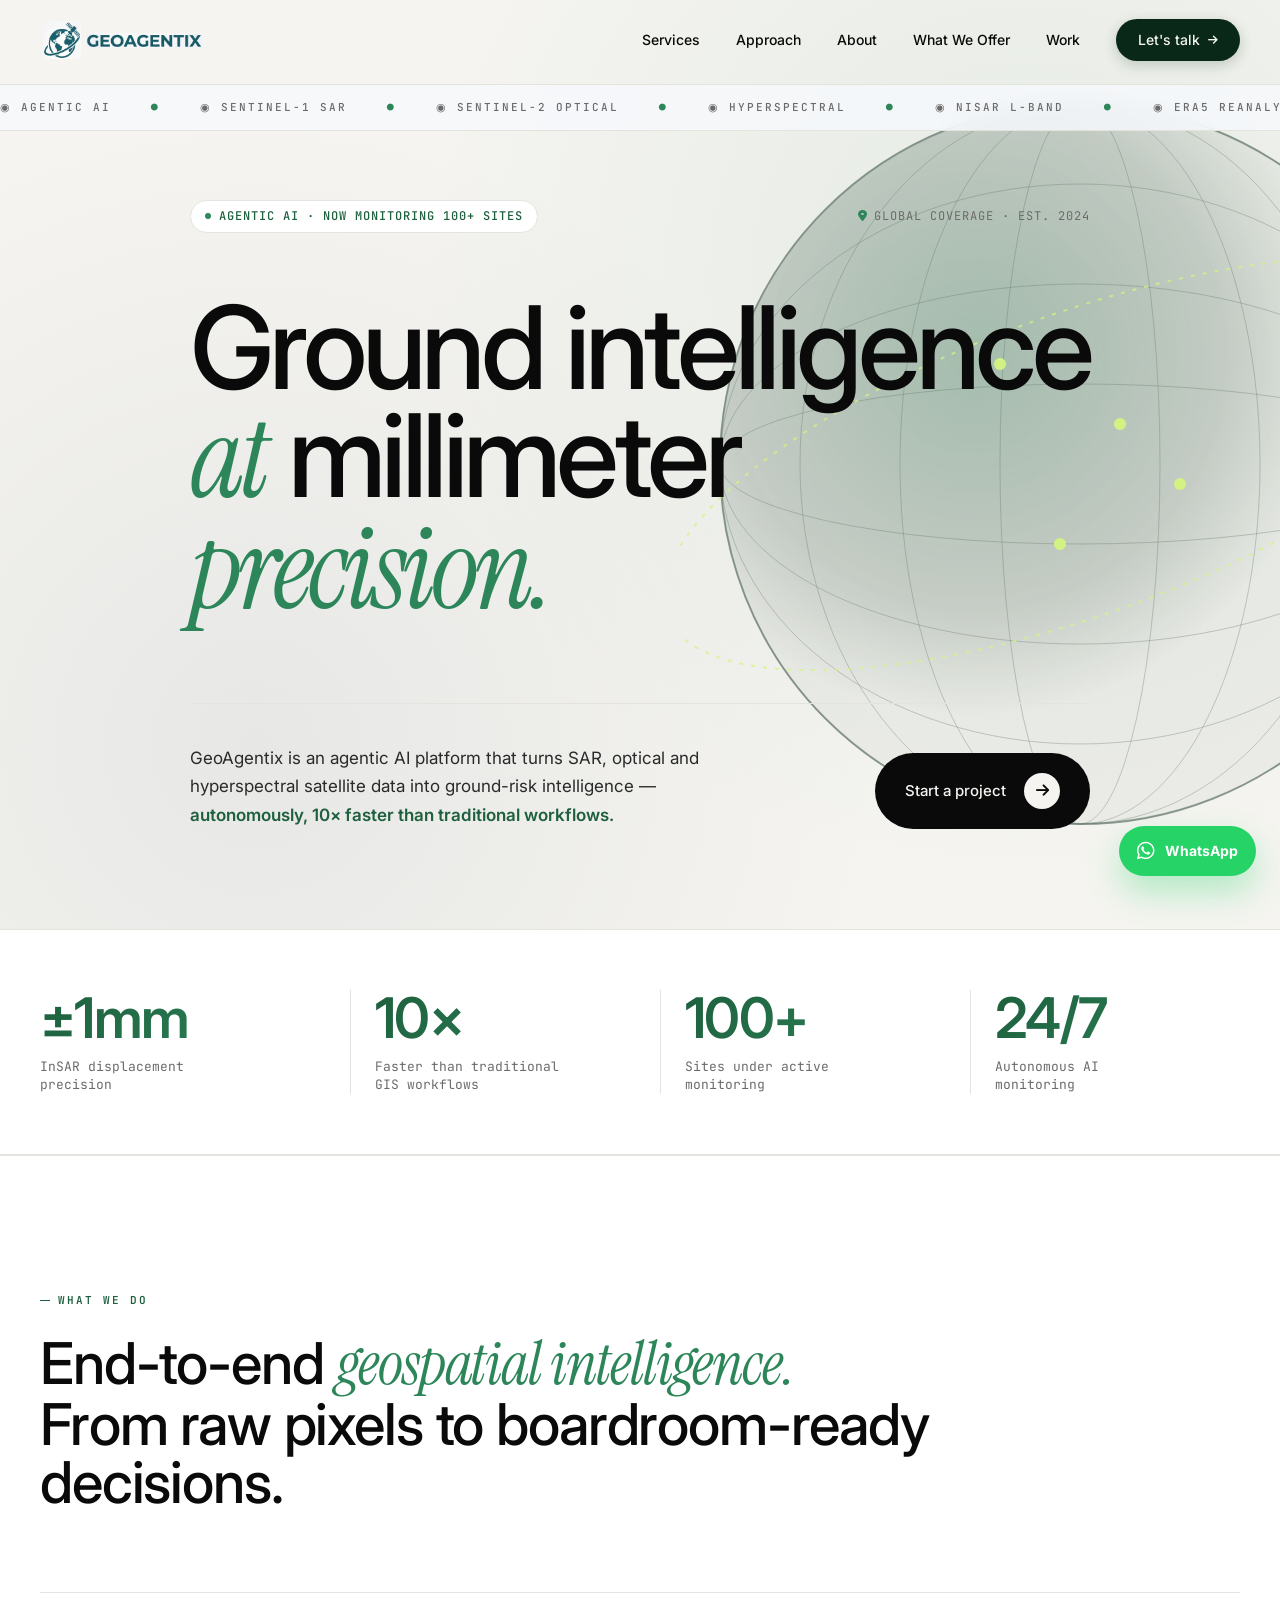
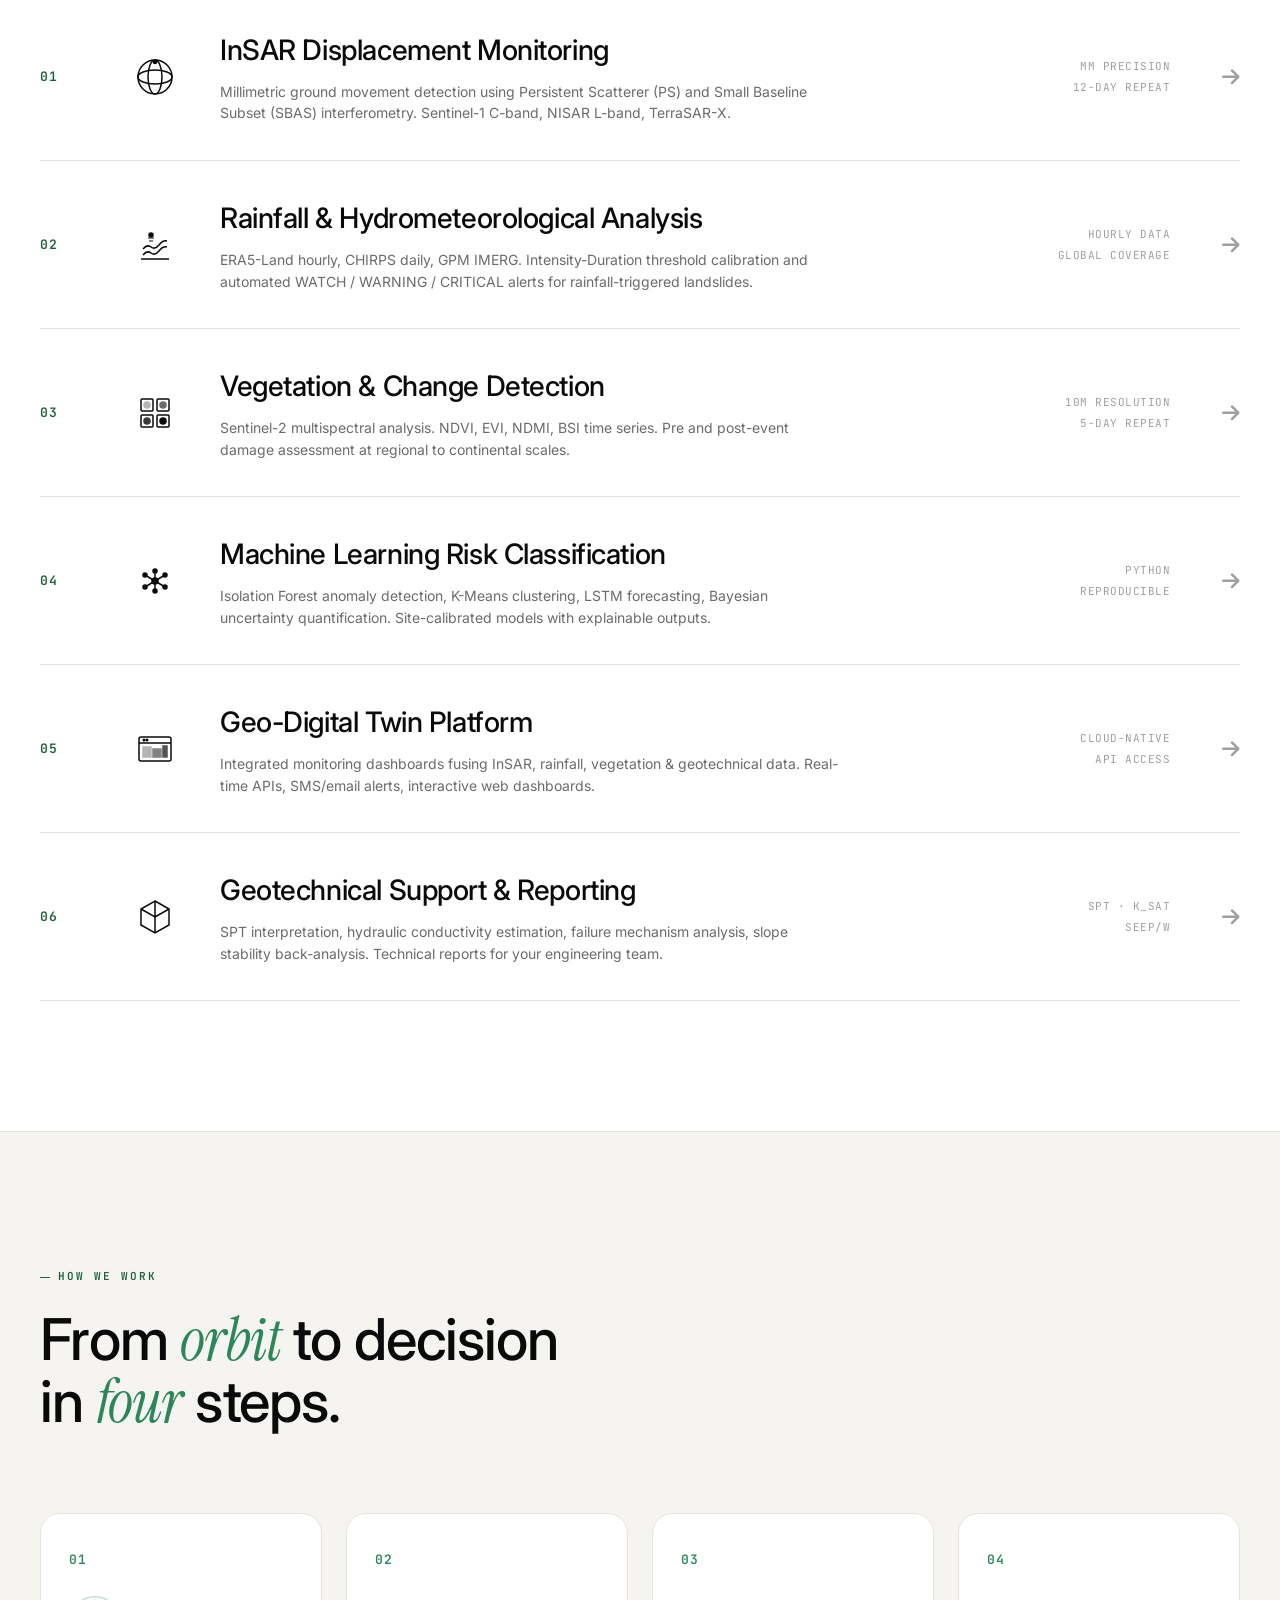
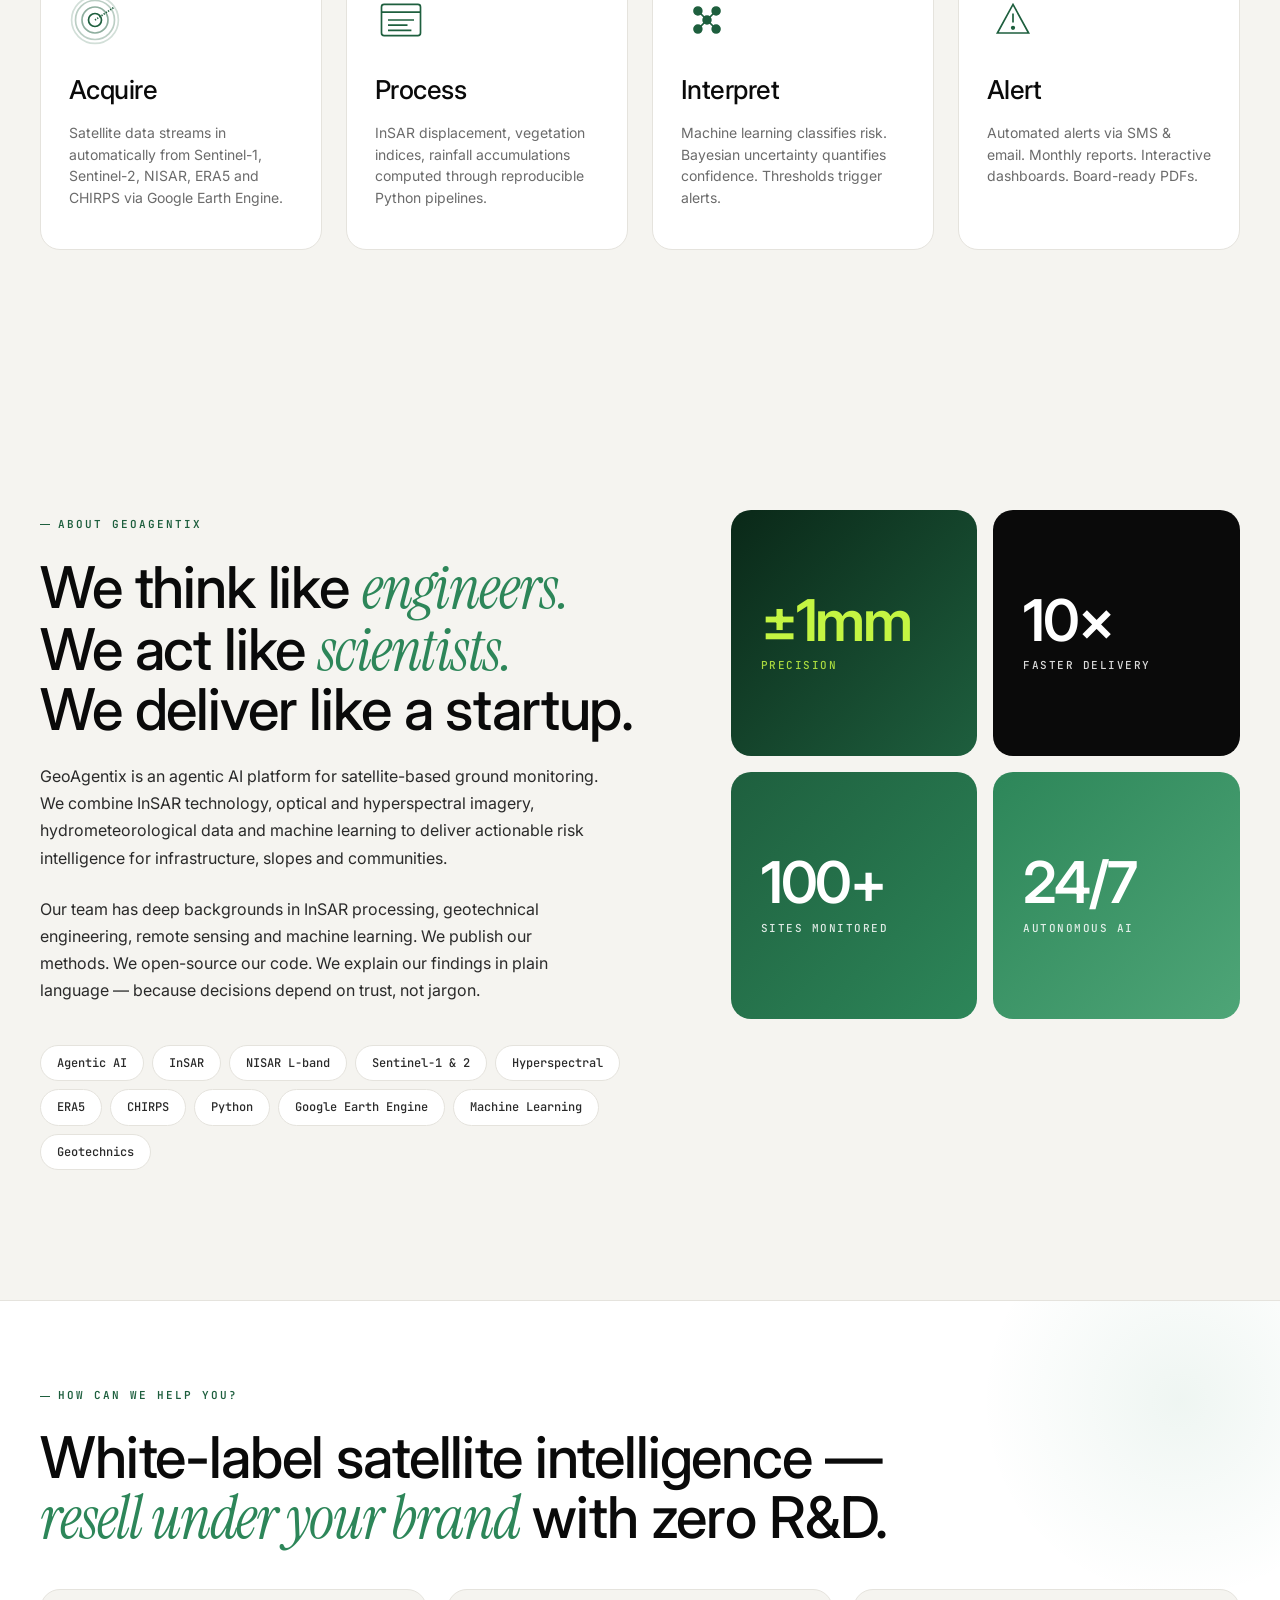
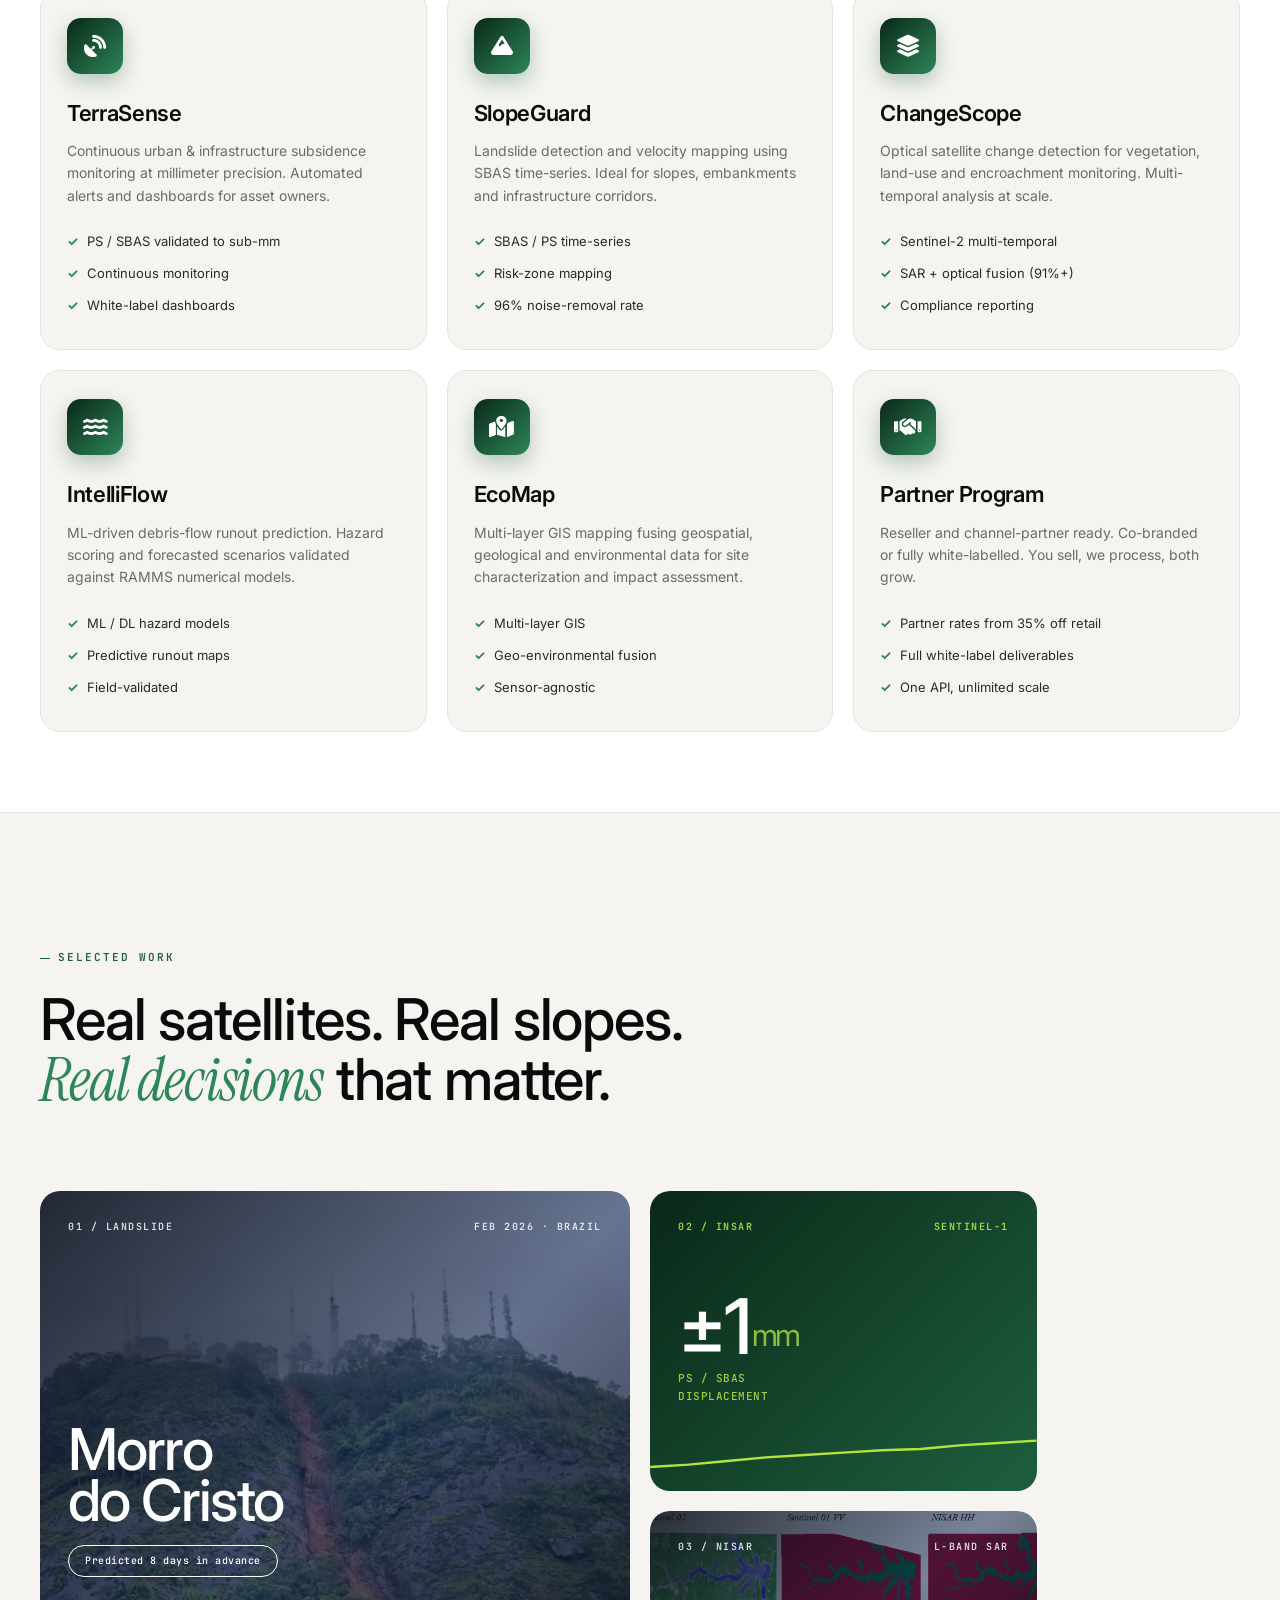
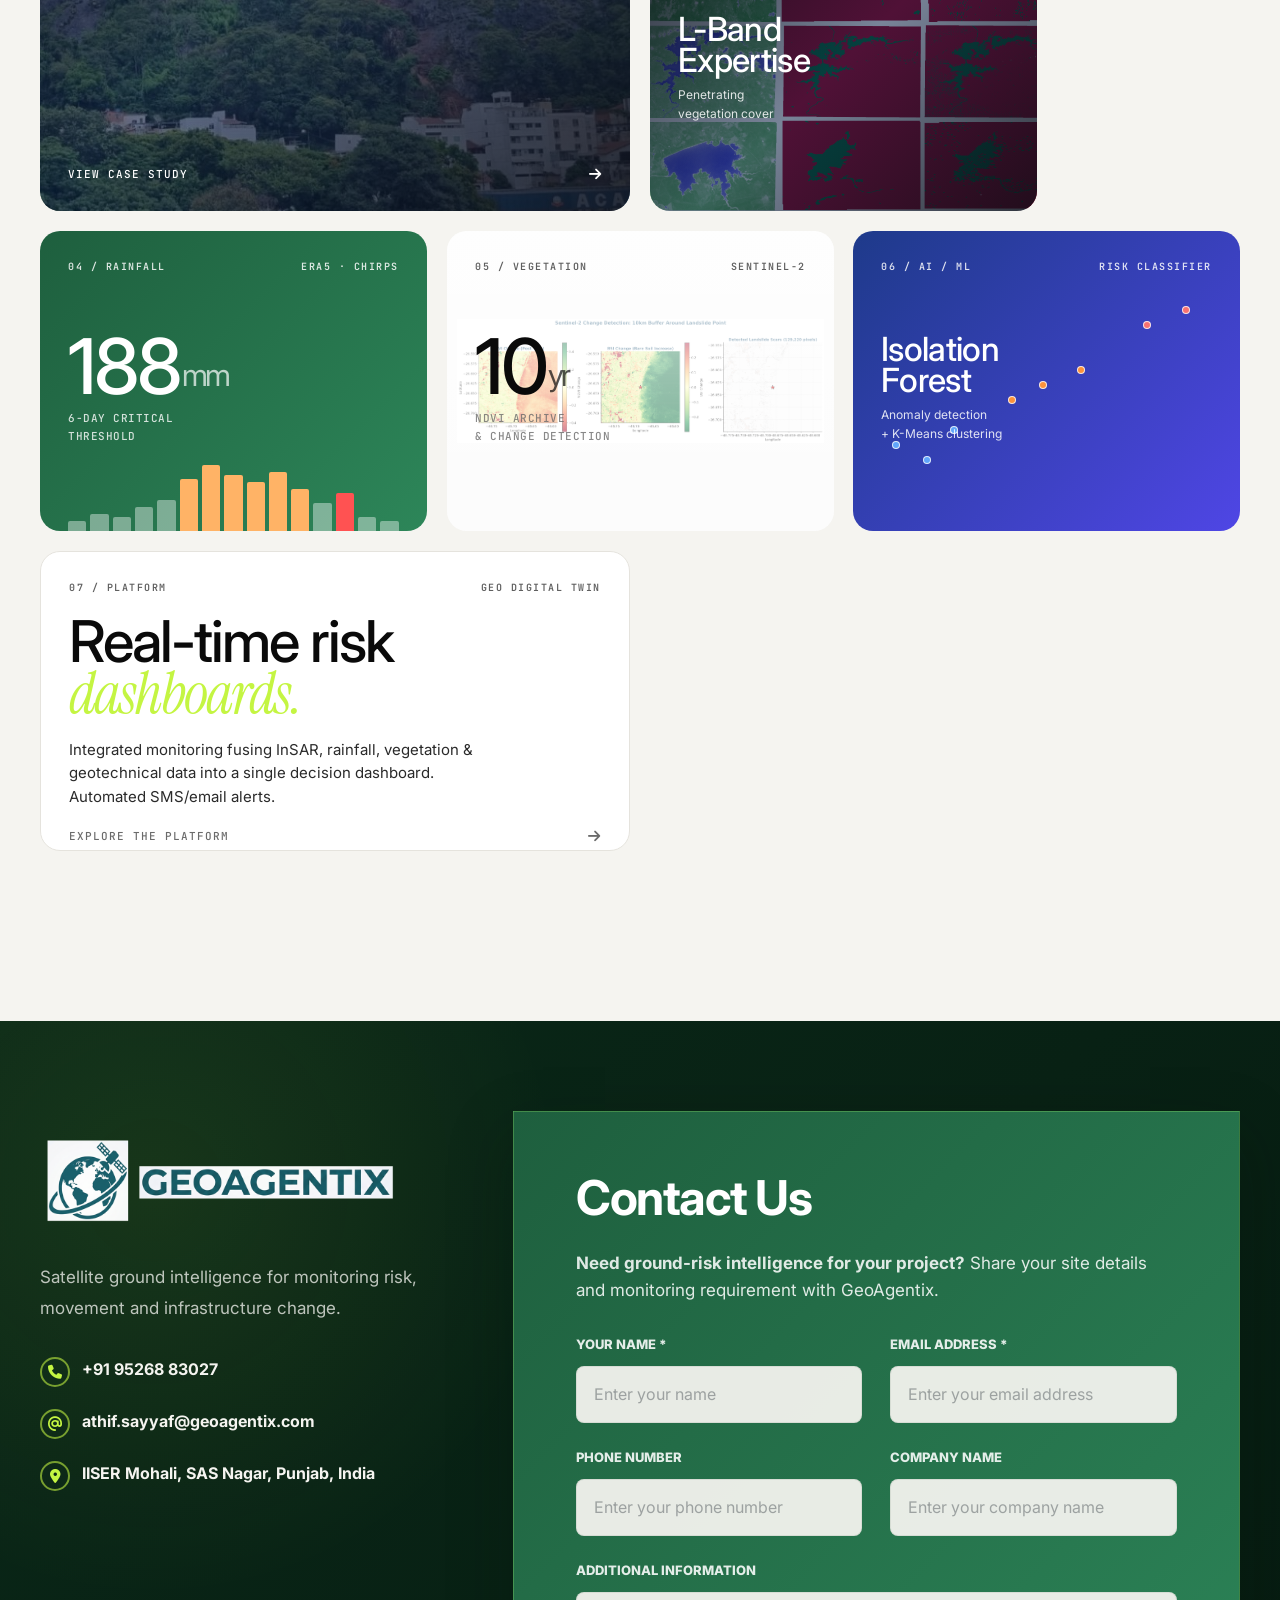
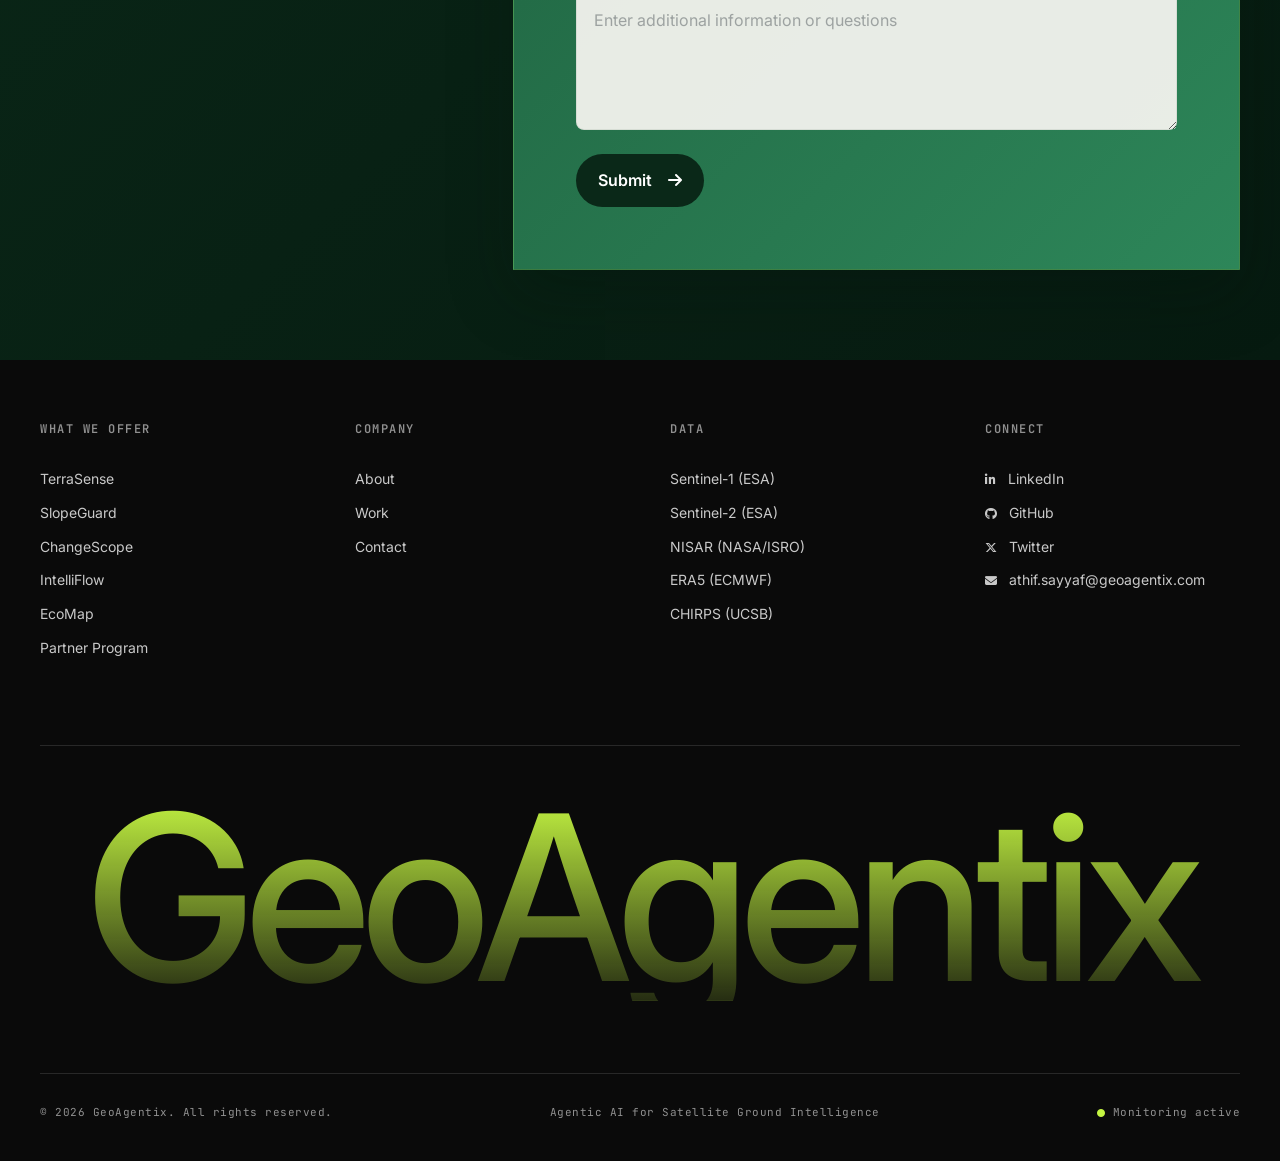
<file: index.html>
<!DOCTYPE html>
<html lang="en">
<head>
    <!-- Google tag (gtag.js) -->
    <script async src="https://www.googletagmanager.com/gtag/js?id=G-PKTT93CB5N"></script>
    <script>
        window.dataLayer = window.dataLayer || [];
        function gtag(){dataLayer.push(arguments);}
        gtag('js', new Date());

        gtag('config', 'G-PKTT93CB5N');
    </script>
    <meta charset="UTF-8">
    <meta name="viewport" content="width=device-width, initial-scale=1.0">
    <title>GeoAgentix — Agentic AI for Satellite Ground Intelligence</title>
    <meta name="description" content="GeoAgentix is an agentic AI platform that turns SAR, optical, and hyperspectral satellite data into mm-precision ground-risk intelligence — autonomously, 10x faster than traditional workflows.">
    <link rel="icon" type="image/png" href="assets/images/logo-geoagentix.png">
    <link href="https://fonts.googleapis.com/css2?family=Inter:wght@300;400;500;600;700;800;900&family=Space+Grotesk:wght@400;500;600;700&family=Instrument+Serif:ital@0;1&family=JetBrains+Mono:wght@400;500&display=swap" rel="stylesheet">
    <link rel="stylesheet" href="https://cdnjs.cloudflare.com/ajax/libs/font-awesome/6.5.1/css/all.min.css">
    <link rel="stylesheet" href="assets/css/style.css">
</head>
<body>

<!-- ============================================================ -->
<!-- NAVIGATION                                                    -->
<!-- ============================================================ -->
<nav class="nav" id="nav">
    <div class="nav-inner">
        <a href="#home" class="nav-brand">
            <img src="assets/images/logo-geoagentix.png" alt="GeoAgentix">
        </a>
        <div class="nav-menu" id="navMenu">
            <a href="#services">Services</a>
            <a href="#approach">Approach</a>
            <a href="#about">About</a>
            <a href="#offer">What We Offer</a>
            <a href="#work">Work</a>
            <a href="#contact" class="nav-cta">Let's talk <i class="fas fa-arrow-right"></i></a>
        </div>
        <button class="nav-toggle" id="navToggle" aria-label="Menu">
            <span></span><span></span>
        </button>
    </div>
</nav>

<!-- ============================================================ -->
<!-- HERO                                                          -->
<!-- ============================================================ -->
<section class="hero" id="home">
    <div class="hero-globe">
        <svg viewBox="0 0 400 400" xmlns="http://www.w3.org/2000/svg">
            <defs>
                <radialGradient id="globeGrad" cx="35%" cy="35%">
                    <stop offset="0%" stop-color="#1e5f3e" stop-opacity="0.85"/>
                    <stop offset="70%" stop-color="#0a2818" stop-opacity="0.45"/>
                    <stop offset="100%" stop-color="#0a2818" stop-opacity="0.1"/>
                </radialGradient>
            </defs>
            <circle cx="200" cy="200" r="180" fill="url(#globeGrad)" stroke="#0a2818" stroke-width="1" opacity="0.65"/>
            <ellipse cx="200" cy="200" rx="180" ry="180" fill="none" stroke="#0a2818" stroke-width="0.6" opacity="0.4"/>
            <ellipse cx="200" cy="200" rx="140" ry="180" fill="none" stroke="#0a2818" stroke-width="0.5" opacity="0.35"/>
            <ellipse cx="200" cy="200" rx="90" ry="180" fill="none" stroke="#0a2818" stroke-width="0.5" opacity="0.35"/>
            <ellipse cx="200" cy="200" rx="40" ry="180" fill="none" stroke="#0a2818" stroke-width="0.5" opacity="0.35"/>
            <ellipse cx="200" cy="200" rx="180" ry="40" fill="none" stroke="#0a2818" stroke-width="0.5" opacity="0.35"/>
            <ellipse cx="200" cy="200" rx="180" ry="90" fill="none" stroke="#0a2818" stroke-width="0.5" opacity="0.35"/>
            <ellipse cx="200" cy="200" rx="180" ry="140" fill="none" stroke="#0a2818" stroke-width="0.5" opacity="0.35"/>
            <ellipse cx="200" cy="200" rx="220" ry="75" fill="none" stroke="#c4f542" stroke-width="1" stroke-dasharray="2 4" opacity="0.75" transform="rotate(-20 200 200)"/>
            <g class="satellite">
                <circle cx="420" cy="200" r="5" fill="#c4f542"/>
                <line x1="410" y1="195" x2="430" y2="195" stroke="#c4f542" stroke-width="1.5"/>
                <line x1="410" y1="205" x2="430" y2="205" stroke="#c4f542" stroke-width="1.5"/>
            </g>
            <circle cx="160" cy="150" r="3" fill="#c4f542" class="pulse-point"/>
            <circle cx="220" cy="180" r="3" fill="#c4f542" class="pulse-point"/>
            <circle cx="190" cy="240" r="3" fill="#c4f542" class="pulse-point"/>
            <circle cx="250" cy="210" r="3" fill="#c4f542" class="pulse-point"/>
        </svg>
    </div>

    <div class="hero-marquee">
        <div class="marquee-track">
            <span>◉ AGENTIC AI</span>
            <span class="marquee-dot">●</span>
            <span>◉ SENTINEL-1 SAR</span>
            <span class="marquee-dot">●</span>
            <span>◉ SENTINEL-2 OPTICAL</span>
            <span class="marquee-dot">●</span>
            <span>◉ HYPERSPECTRAL</span>
            <span class="marquee-dot">●</span>
            <span>◉ NISAR L-BAND</span>
            <span class="marquee-dot">●</span>
            <span>◉ ERA5 REANALYSIS</span>
            <span class="marquee-dot">●</span>
            <span>◉ PS / SBAS INSAR</span>
            <span class="marquee-dot">●</span>
            <span>◉ MACHINE LEARNING</span>
            <span class="marquee-dot">●</span>
            <span>◉ AGENTIC AI</span>
            <span class="marquee-dot">●</span>
            <span>◉ SENTINEL-1 SAR</span>
            <span class="marquee-dot">●</span>
            <span>◉ HYPERSPECTRAL</span>
            <span class="marquee-dot">●</span>
            <span>◉ ±1MM PRECISION</span>
        </div>
    </div>

    <div class="container hero-content">
        <div class="hero-meta">
            <span class="hero-badge"><span class="pulse"></span> Agentic AI · Now monitoring 100+ sites</span>
            <span class="hero-location">
                <i class="fas fa-location-dot"></i> Global coverage · Est. 2024
            </span>
        </div>

        <h1 class="hero-title">
            Ground intelligence<br>
            <em class="serif">at</em> millimeter<br>
            <em class="serif">precision.</em>
        </h1>

        <div class="hero-bottom">
            <p class="hero-desc">
                GeoAgentix is an agentic AI platform that turns SAR, optical and hyperspectral satellite data into ground-risk intelligence —
                <strong>autonomously, 10× faster than traditional workflows.</strong>
            </p>
            <a href="#contact" class="hero-cta">
                <span class="cta-label">Start a project</span>
                <span class="cta-arrow"><i class="fas fa-arrow-right"></i></span>
            </a>
        </div>
    </div>
</section>

<!-- ============================================================ -->
<!-- STATS STRIP                                                   -->
<!-- ============================================================ -->
<section class="stats">
    <div class="container">
        <div class="stats-grid">
            <div class="stat">
                <div class="stat-num">±1mm</div>
                <div class="stat-label">InSAR displacement<br>precision</div>
            </div>
            <div class="stat">
                <div class="stat-num">10×</div>
                <div class="stat-label">Faster than traditional<br>GIS workflows</div>
            </div>
            <div class="stat">
                <div class="stat-num">100+</div>
                <div class="stat-label">Sites under active<br>monitoring</div>
            </div>
            <div class="stat">
                <div class="stat-num">24/7</div>
                <div class="stat-label">Autonomous AI<br>monitoring</div>
            </div>
        </div>
    </div>
</section>

<!-- ============================================================ -->
<!-- HOW CAN WE HELP YOU? / WHAT WE OFFER                         -->
<!-- ============================================================ -->
<!-- SERVICES                                                      -->
<!-- ============================================================ -->
<section class="services" id="services">
    <div class="container">
        <div class="section-header">
            <span class="eyebrow">What We Do</span>
            <h2 class="section-title">
                End-to-end <em class="serif">geospatial intelligence.</em><br>
                From raw pixels to boardroom-ready decisions.
            </h2>
        </div>

        <div class="service-list">
            <div class="service-row">
                <div class="service-num">01</div>
                <div class="service-icon">
                    <svg viewBox="0 0 40 40" fill="none" stroke="currentColor" stroke-width="1.5">
                        <circle cx="20" cy="20" r="17"/>
                        <ellipse cx="20" cy="20" rx="17" ry="7"/>
                        <ellipse cx="20" cy="20" rx="7" ry="17"/>
                        <circle cx="20" cy="5" r="1.5" fill="currentColor"/>
                    </svg>
                </div>
                <div class="service-content">
                    <h3>InSAR Displacement Monitoring</h3>
                    <p>Millimetric ground movement detection using Persistent Scatterer (PS) and Small Baseline Subset (SBAS) interferometry. Sentinel-1 C-band, NISAR L-band, TerraSAR-X.</p>
                </div>
                <div class="service-meta">
                    <span>mm precision</span>
                    <span>12-day repeat</span>
                </div>
                <div class="service-arrow"><i class="fas fa-arrow-right"></i></div>
            </div>

            <div class="service-row">
                <div class="service-num">02</div>
                <div class="service-icon">
                    <svg viewBox="0 0 40 40" fill="none" stroke="currentColor" stroke-width="1.5">
                        <path d="M8 30 Q12 25, 16 28 T24 26 T32 22"/>
                        <path d="M8 24 Q12 19, 16 22 T24 20 T32 16"/>
                        <path d="M6 34 L34 34"/>
                        <circle cx="16" cy="10" r="2" fill="currentColor"/>
                        <path d="M13 13 L19 13 M14 16 L18 16" stroke-width="1"/>
                    </svg>
                </div>
                <div class="service-content">
                    <h3>Rainfall &amp; Hydrometeorological Analysis</h3>
                    <p>ERA5-Land hourly, CHIRPS daily, GPM IMERG. Intensity-Duration threshold calibration and automated WATCH / WARNING / CRITICAL alerts for rainfall-triggered landslides.</p>
                </div>
                <div class="service-meta">
                    <span>hourly data</span>
                    <span>global coverage</span>
                </div>
                <div class="service-arrow"><i class="fas fa-arrow-right"></i></div>
            </div>

            <div class="service-row">
                <div class="service-num">03</div>
                <div class="service-icon">
                    <svg viewBox="0 0 40 40" fill="none" stroke="currentColor" stroke-width="1.5">
                        <rect x="6" y="6" width="12" height="12" rx="1"/>
                        <rect x="22" y="6" width="12" height="12" rx="1"/>
                        <rect x="6" y="22" width="12" height="12" rx="1"/>
                        <rect x="22" y="22" width="12" height="12" rx="1"/>
                        <circle cx="12" cy="12" r="3" fill="currentColor" opacity="0.3"/>
                        <circle cx="28" cy="12" r="3" fill="currentColor" opacity="0.6"/>
                        <circle cx="12" cy="28" r="3" fill="currentColor" opacity="0.8"/>
                        <circle cx="28" cy="28" r="3" fill="currentColor"/>
                    </svg>
                </div>
                <div class="service-content">
                    <h3>Vegetation &amp; Change Detection</h3>
                    <p>Sentinel-2 multispectral analysis. NDVI, EVI, NDMI, BSI time series. Pre and post-event damage assessment at regional to continental scales.</p>
                </div>
                <div class="service-meta">
                    <span>10m resolution</span>
                    <span>5-day repeat</span>
                </div>
                <div class="service-arrow"><i class="fas fa-arrow-right"></i></div>
            </div>

            <div class="service-row">
                <div class="service-num">04</div>
                <div class="service-icon">
                    <svg viewBox="0 0 40 40" fill="none" stroke="currentColor" stroke-width="1.5">
                        <circle cx="10" cy="14" r="2" fill="currentColor"/>
                        <circle cx="20" cy="10" r="2" fill="currentColor"/>
                        <circle cx="30" cy="14" r="2" fill="currentColor"/>
                        <circle cx="10" cy="26" r="2" fill="currentColor"/>
                        <circle cx="20" cy="30" r="2" fill="currentColor"/>
                        <circle cx="30" cy="26" r="2" fill="currentColor"/>
                        <circle cx="20" cy="20" r="3" fill="currentColor"/>
                        <line x1="10" y1="14" x2="20" y2="20"/>
                        <line x1="20" y1="10" x2="20" y2="20"/>
                        <line x1="30" y1="14" x2="20" y2="20"/>
                        <line x1="10" y1="26" x2="20" y2="20"/>
                        <line x1="20" y1="30" x2="20" y2="20"/>
                        <line x1="30" y1="26" x2="20" y2="20"/>
                    </svg>
                </div>
                <div class="service-content">
                    <h3>Machine Learning Risk Classification</h3>
                    <p>Isolation Forest anomaly detection, K-Means clustering, LSTM forecasting, Bayesian uncertainty quantification. Site-calibrated models with explainable outputs.</p>
                </div>
                <div class="service-meta">
                    <span>Python</span>
                    <span>reproducible</span>
                </div>
                <div class="service-arrow"><i class="fas fa-arrow-right"></i></div>
            </div>

            <div class="service-row">
                <div class="service-num">05</div>
                <div class="service-icon">
                    <svg viewBox="0 0 40 40" fill="none" stroke="currentColor" stroke-width="1.5">
                        <rect x="4" y="8" width="32" height="24" rx="2"/>
                        <line x1="4" y1="14" x2="36" y2="14"/>
                        <circle cx="9" cy="11" r="0.8" fill="currentColor"/>
                        <circle cx="12" cy="11" r="0.8" fill="currentColor"/>
                        <rect x="8" y="18" width="8" height="10" fill="currentColor" opacity="0.3"/>
                        <rect x="18" y="20" width="8" height="8" fill="currentColor" opacity="0.5"/>
                        <rect x="28" y="17" width="4" height="11" fill="currentColor" opacity="0.7"/>
                    </svg>
                </div>
                <div class="service-content">
                    <h3>Geo-Digital Twin Platform</h3>
                    <p>Integrated monitoring dashboards fusing InSAR, rainfall, vegetation &amp; geotechnical data. Real-time APIs, SMS/email alerts, interactive web dashboards.</p>
                </div>
                <div class="service-meta">
                    <span>cloud-native</span>
                    <span>API access</span>
                </div>
                <div class="service-arrow"><i class="fas fa-arrow-right"></i></div>
            </div>

            <div class="service-row">
                <div class="service-num">06</div>
                <div class="service-icon">
                    <svg viewBox="0 0 40 40" fill="none" stroke="currentColor" stroke-width="1.5">
                        <path d="M20 4 L34 12 L34 28 L20 36 L6 28 L6 12 Z"/>
                        <path d="M20 4 L20 20 L6 12 M20 20 L34 12 M20 20 L20 36"/>
                    </svg>
                </div>
                <div class="service-content">
                    <h3>Geotechnical Support &amp; Reporting</h3>
                    <p>SPT interpretation, hydraulic conductivity estimation, failure mechanism analysis, slope stability back-analysis. Technical reports for your engineering team.</p>
                </div>
                <div class="service-meta">
                    <span>SPT · K_sat</span>
                    <span>SEEP/W</span>
                </div>
                <div class="service-arrow"><i class="fas fa-arrow-right"></i></div>
            </div>
        </div>
    </div>
</section>
<!-- ============================================================ -->
<!-- HOW CAN WE HELP YOU? / WHAT WE OFFER                         -->
<!-- ============================================================ -->
<!-- ============================================================ -->
<!-- APPROACH / PROCESS                                            -->
<!-- ============================================================ -->
<section class="approach" id="approach">
    <div class="container">
        <div class="section-header">
            <span class="eyebrow">How We Work</span>
            <h2 class="section-title">
                From <em class="serif">orbit</em> to decision<br>
                in <em class="serif">four</em> steps.
            </h2>
        </div>

        <div class="approach-grid">
            <div class="approach-card">
                <div class="approach-num">01</div>
                <div class="approach-icon">
                    <svg viewBox="0 0 40 40" fill="none" stroke="currentColor" stroke-width="1.3">
                        <circle cx="20" cy="20" r="5"/>
                        <circle cx="20" cy="20" r="10" opacity="0.5"/>
                        <circle cx="20" cy="20" r="15" opacity="0.3"/>
                        <circle cx="20" cy="20" r="18" opacity="0.2"/>
                        <line x1="20" y1="20" x2="35" y2="10" stroke-dasharray="1 1"/>
                    </svg>
                </div>
                <h3>Acquire</h3>
                <p>Satellite data streams in automatically from Sentinel-1, Sentinel-2, NISAR, ERA5 and CHIRPS via Google Earth Engine.</p>
                <div class="approach-line"></div>
            </div>

            <div class="approach-card">
                <div class="approach-num">02</div>
                <div class="approach-icon">
                    <svg viewBox="0 0 40 40" fill="none" stroke="currentColor" stroke-width="1.3">
                        <rect x="5" y="8" width="30" height="24" rx="2"/>
                        <line x1="5" y1="14" x2="35" y2="14"/>
                        <line x1="10" y1="20" x2="30" y2="20"/>
                        <line x1="10" y1="24" x2="25" y2="24"/>
                        <line x1="10" y1="28" x2="28" y2="28"/>
                    </svg>
                </div>
                <h3>Process</h3>
                <p>InSAR displacement, vegetation indices, rainfall accumulations computed through reproducible Python pipelines.</p>
                <div class="approach-line"></div>
            </div>

            <div class="approach-card">
                <div class="approach-num">03</div>
                <div class="approach-icon">
                    <svg viewBox="0 0 40 40" fill="none" stroke="currentColor" stroke-width="1.3">
                        <circle cx="13" cy="13" r="3" fill="currentColor"/>
                        <circle cx="27" cy="13" r="3" fill="currentColor"/>
                        <circle cx="13" cy="27" r="3" fill="currentColor"/>
                        <circle cx="27" cy="27" r="3" fill="currentColor"/>
                        <circle cx="20" cy="20" r="3" fill="currentColor"/>
                        <line x1="13" y1="13" x2="20" y2="20"/>
                        <line x1="27" y1="13" x2="20" y2="20"/>
                        <line x1="13" y1="27" x2="20" y2="20"/>
                        <line x1="27" y1="27" x2="20" y2="20"/>
                    </svg>
                </div>
                <h3>Interpret</h3>
                <p>Machine learning classifies risk. Bayesian uncertainty quantifies confidence. Thresholds trigger alerts.</p>
                <div class="approach-line"></div>
            </div>

            <div class="approach-card">
                <div class="approach-num">04</div>
                <div class="approach-icon">
                    <svg viewBox="0 0 40 40" fill="none" stroke="currentColor" stroke-width="1.3">
                        <path d="M8 30 L20 8 L32 30 Z"/>
                        <line x1="20" y1="15" x2="20" y2="22"/>
                        <circle cx="20" cy="26" r="1" fill="currentColor"/>
                    </svg>
                </div>
                <h3>Alert</h3>
                <p>Automated alerts via SMS &amp; email. Monthly reports. Interactive dashboards. Board-ready PDFs.</p>
                <div class="approach-line"></div>
            </div>
        </div>
    </div>
</section>
<!-- ============================================================ -->
<!-- DATA SOURCES BAND                                             -->
<!-- ============================================================ -->
<!-- ============================================================ -->
<!-- ABOUT                                                        -->
<!-- ============================================================ -->
<section class="about" id="about">
    <div class="container">
        <div class="about-grid">
            <div class="about-text">
                <span class="eyebrow">About GeoAgentix</span>
                <h2 class="section-title">
                    We think like <em class="serif">engineers.</em><br>
                    We act like <em class="serif">scientists.</em><br>
                    We deliver like a startup.
                </h2>
                <p class="about-para">
                    GeoAgentix is an agentic AI platform for satellite-based ground monitoring. We combine InSAR technology, optical and hyperspectral imagery, hydrometeorological data and machine learning to deliver actionable risk intelligence for infrastructure, slopes and communities.
                </p>
                <p class="about-para">
                    Our team has deep backgrounds in InSAR processing, geotechnical engineering, remote sensing and machine learning. We publish our methods. We open-source our code. We explain our findings in plain language &mdash; because decisions depend on trust, not jargon.
                </p>
                <div class="about-tags">
                    <span>Agentic AI</span>
                    <span>InSAR</span>
                    <span>NISAR L-band</span>
                    <span>Sentinel-1 &amp; 2</span>
                    <span>Hyperspectral</span>
                    <span>ERA5</span>
                    <span>CHIRPS</span>
                    <span>Python</span>
                    <span>Google Earth Engine</span>
                    <span>Machine Learning</span>
                    <span>Geotechnics</span>
                </div>
            </div>
            <div class="about-visual">
                <div class="about-card about-card-1">
                    <div class="about-card-num">&plusmn;1mm</div>
                    <div class="about-card-label">Precision</div>
                </div>
                <div class="about-card about-card-2">
                    <div class="about-card-num">10&times;</div>
                    <div class="about-card-label">Faster delivery</div>
                </div>
                <div class="about-card about-card-3">
                    <div class="about-card-num">100+</div>
                    <div class="about-card-label">Sites monitored</div>
                </div>
                <div class="about-card about-card-4">
                    <div class="about-card-num">24/7</div>
                    <div class="about-card-label">Autonomous AI</div>
                </div>
            </div>
        </div>

    </div>
</section>
<!-- ============================================================ -->
<!-- HOW CAN WE HELP YOU? / WHAT WE OFFER                         -->
<!-- ============================================================ -->
<section class="offer" id="offer">
    <div class="container">
        <div class="section-header">
            <span class="eyebrow">How Can We Help You?</span>
            <h2 class="section-title">
                White-label satellite intelligence —<br>
                <em class="serif">resell under your brand</em> with zero R&amp;D.
            </h2>
        </div>

        <div class="offer-grid">
            <div class="offer-card">
                <div class="offer-icon"><i class="fas fa-satellite-dish"></i></div>
                <h3>TerraSense</h3>
                <p>Continuous urban &amp; infrastructure subsidence monitoring at millimeter precision. Automated alerts and dashboards for asset owners.</p>
                <ul>
                    <li>PS / SBAS validated to sub-mm</li>
                    <li>Continuous monitoring</li>
                    <li>White-label dashboards</li>
                </ul>
            </div>
            <div class="offer-card">
                <div class="offer-icon"><i class="fas fa-mountain"></i></div>
                <h3>SlopeGuard</h3>
                <p>Landslide detection and velocity mapping using SBAS time-series. Ideal for slopes, embankments and infrastructure corridors.</p>
                <ul>
                    <li>SBAS / PS time-series</li>
                    <li>Risk-zone mapping</li>
                    <li>96% noise-removal rate</li>
                </ul>
            </div>
            <div class="offer-card">
                <div class="offer-icon"><i class="fas fa-layer-group"></i></div>
                <h3>ChangeScope</h3>
                <p>Optical satellite change detection for vegetation, land-use and encroachment monitoring. Multi-temporal analysis at scale.</p>
                <ul>
                    <li>Sentinel-2 multi-temporal</li>
                    <li>SAR + optical fusion (91%+)</li>
                    <li>Compliance reporting</li>
                </ul>
            </div>
            <div class="offer-card">
                <div class="offer-icon"><i class="fas fa-water"></i></div>
                <h3>IntelliFlow</h3>
                <p>ML-driven debris-flow runout prediction. Hazard scoring and forecasted scenarios validated against RAMMS numerical models.</p>
                <ul>
                    <li>ML / DL hazard models</li>
                    <li>Predictive runout maps</li>
                    <li>Field-validated</li>
                </ul>
            </div>
            <div class="offer-card">
                <div class="offer-icon"><i class="fas fa-map-location-dot"></i></div>
                <h3>EcoMap</h3>
                <p>Multi-layer GIS mapping fusing geospatial, geological and environmental data for site characterization and impact assessment.</p>
                <ul>
                    <li>Multi-layer GIS</li>
                    <li>Geo-environmental fusion</li>
                    <li>Sensor-agnostic</li>
                </ul>
            </div>
            <div class="offer-card">
                <div class="offer-icon"><i class="fas fa-handshake"></i></div>
                <h3>Partner Program</h3>
                <p>Reseller and channel-partner ready. Co-branded or fully white-labelled. You sell, we process, both grow.</p>
                <ul>
                    <li>Partner rates from 35% off retail</li>
                    <li>Full white-label deliverables</li>
                    <li>One API, unlimited scale</li>
                </ul>
            </div>
        </div>

    </div>
</section>
<!-- ============================================================ -->
<!-- CTA                                                           -->
<!-- ============================================================ -->
<!-- ============================================================ -->
<!-- WORK / PORTFOLIO GRID                                         -->
<!-- ============================================================ -->
<section class="work" id="work">
    <div class="container">
        <div class="section-header">
            <span class="eyebrow">Selected Work</span>
            <h2 class="section-title">
                Real satellites. Real slopes.<br>
                <em class="serif">Real decisions</em> that matter.
            </h2>
        </div>

        <div class="work-grid">
            <a href="assets/files/Services.pdf" class="tile tile-lg tile-image" download>
                <img src="assets/images/casestudy-morro.jpg" alt="Morro do Cristo landslide" class="tile-bg">
                <div class="tile-overlay"></div>
                <div class="tile-content">
                    <div class="tile-label">
                        <span>01 / LANDSLIDE</span>
                        <span>FEB 2026 · BRAZIL</span>
                    </div>
                    <div class="tile-center">
                        <h3 class="tile-brand">Morro<br>do Cristo</h3>
                        <div class="tile-tag">Predicted 8 days in advance</div>
                    </div>
                    <div class="tile-bottom">
                        <span>View case study</span>
                        <i class="fas fa-arrow-right"></i>
                    </div>
                </div>
            </a>

            <a href="#contact" class="tile tile-md tile-navy">
                <div class="tile-content">
                    <div class="tile-label">
                        <span>02 / INSAR</span>
                        <span>SENTINEL-1</span>
                    </div>
                    <div class="tile-center">
                        <div class="tile-stat">±1<span class="small">mm</span></div>
                        <div class="tile-stat-label">PS / SBAS<br>displacement</div>
                    </div>
                </div>
                <div class="tile-sparkline">
                    <svg viewBox="0 0 200 50" preserveAspectRatio="none">
                        <polyline points="0,30 20,28 40,25 60,22 80,20 100,18 120,16 140,15 160,12 180,10 200,8"
                                  fill="none" stroke="#c4f542" stroke-width="2" opacity="0.95"/>
                    </svg>
                </div>
            </a>

            <a href="#contact" class="tile tile-md tile-image-small">
                <img src="assets/images/nisar/comparison_grid.png" alt="NISAR L-band comparison" class="tile-bg">
                <div class="tile-overlay"></div>
                <div class="tile-content">
                    <div class="tile-label">
                        <span>03 / NISAR</span>
                        <span>L-BAND SAR</span>
                    </div>
                    <div class="tile-center">
                        <h3 class="tile-brand-sm">L-Band<br>Expertise</h3>
                        <p class="tile-text-sm">Penetrating<br>vegetation cover</p>
                    </div>
                </div>
            </a>

            <a href="#contact" class="tile tile-md tile-blue">
                <div class="tile-content">
                    <div class="tile-label">
                        <span>04 / RAINFALL</span>
                        <span>ERA5 · CHIRPS</span>
                    </div>
                    <div class="tile-center">
                        <div class="tile-stat">188<span class="small">mm</span></div>
                        <div class="tile-stat-label">6-day critical<br>threshold</div>
                    </div>
                </div>
                <div class="tile-bars">
                    <div class="bar" style="height: 15%"></div>
                    <div class="bar" style="height: 25%"></div>
                    <div class="bar" style="height: 20%"></div>
                    <div class="bar" style="height: 35%"></div>
                    <div class="bar" style="height: 45%"></div>
                    <div class="bar bar-orange" style="height: 75%"></div>
                    <div class="bar bar-orange" style="height: 95%"></div>
                    <div class="bar bar-orange" style="height: 80%"></div>
                    <div class="bar bar-orange" style="height: 70%"></div>
                    <div class="bar bar-orange" style="height: 85%"></div>
                    <div class="bar bar-orange" style="height: 60%"></div>
                    <div class="bar" style="height: 40%"></div>
                    <div class="bar bar-red" style="height: 55%"></div>
                    <div class="bar" style="height: 20%"></div>
                    <div class="bar" style="height: 15%"></div>
                </div>
            </a>

            <a href="#contact" class="tile tile-md tile-image-small">
                <img src="assets/images/work-vegetation.png" alt="NDVI change detection" class="tile-bg contained">
                <div class="tile-overlay-light"></div>
                <div class="tile-content">
                    <div class="tile-label label-dark">
                        <span>05 / VEGETATION</span>
                        <span>SENTINEL-2</span>
                    </div>
                    <div class="tile-center">
                        <div class="tile-stat dark">10<span class="small">yr</span></div>
                        <div class="tile-stat-label dark">NDVI archive<br>&amp; change detection</div>
                    </div>
                </div>
            </a>

            <a href="#contact" class="tile tile-md tile-purple">
                <div class="tile-content">
                    <div class="tile-label">
                        <span>06 / AI / ML</span>
                        <span>RISK CLASSIFIER</span>
                    </div>
                    <div class="tile-center">
                        <h3 class="tile-brand-sm">Isolation<br>Forest</h3>
                        <p class="tile-text-sm">Anomaly detection<br>+ K-Means clustering</p>
                    </div>
                </div>
                <div class="tile-scatter">
                    <div class="dot green" style="top:70%; left:10%;"></div>
                    <div class="dot green" style="top:75%; left:18%;"></div>
                    <div class="dot green" style="top:65%; left:25%;"></div>
                    <div class="dot orange" style="top:55%; left:40%;"></div>
                    <div class="dot orange" style="top:50%; left:48%;"></div>
                    <div class="dot orange" style="top:45%; left:58%;"></div>
                    <div class="dot red" style="top:30%; left:75%;"></div>
                    <div class="dot red" style="top:25%; left:85%;"></div>
                </div>
            </a>

            <a href="#contact" class="tile tile-wide tile-light">
                <div class="tile-content">
                    <div class="tile-label label-dark">
                        <span>07 / PLATFORM</span>
                        <span>GEO DIGITAL TWIN</span>
                    </div>
                    <div class="tile-center">
                        <h3 class="tile-brand dark">Real-time risk<br><em class="serif">dashboards.</em></h3>
                        <p class="tile-text dark">Integrated monitoring fusing InSAR, rainfall, vegetation &amp; geotechnical data into a single decision dashboard. Automated SMS/email alerts.</p>
                    </div>
                    <div class="tile-bottom dark">
                        <span>Explore the platform</span>
                        <i class="fas fa-arrow-right"></i>
                    </div>
                </div>
            </a>
        </div>
    </div>
</section>
<!-- ============================================================ -->
<!-- APPROACH / PROCESS                                            -->
<!-- ============================================================ -->
<!-- ============================================================ -->
<!-- HOW CAN WE HELP YOU? / WHAT WE OFFER                         -->
<!-- ============================================================ -->
<!-- WORK / PORTFOLIO GRID                                         -->
<!-- ============================================================ -->
<!-- ============================================================ -->
<!-- CTA                                                           -->
<!-- ============================================================ -->
<section class="cta" id="contact">
    <div class="container">
        <div class="contact-grid">
            <div class="contact-info">
                <img src="assets/images/logo-geoagentix.png" alt="GeoAgentix" class="contact-logo">
                <p>Satellite ground intelligence for monitoring risk, movement and infrastructure change.</p>
                <div class="contact-list">
                    <a href="tel:+919526883027">
                        <i class="fas fa-phone"></i>
                        <span>+91 95268 83027</span>
                    </a>
                    <a href="mailto:athif.sayyaf@geoagentix.com">
                        <i class="fas fa-at"></i>
                        <span>athif.sayyaf@geoagentix.com</span>
                    </a>
                    <div>
                        <i class="fas fa-location-dot"></i>
                        <span>IISER Mohali, SAS Nagar, Punjab, India</span>
                    </div>
                </div>
            </div>
            <div class="contact-panel">
                <h2>Contact Us</h2>
                <p><strong>Need ground-risk intelligence for your project?</strong> Share your site details and monitoring requirement with GeoAgentix.</p>
                <form class="contact-form" id="contactForm">
                    <div class="form-row">
                        <label>
                            <span>Your Name *</span>
                            <input type="text" name="name" placeholder="Enter your name" required>
                        </label>
                        <label>
                            <span>Email Address *</span>
                            <input type="email" name="email" placeholder="Enter your email address" required>
                        </label>
                    </div>
                    <div class="form-row">
                        <label>
                            <span>Phone Number</span>
                            <input type="tel" name="phone" placeholder="Enter your phone number">
                        </label>
                        <label>
                            <span>Company Name</span>
                            <input type="text" name="company" placeholder="Enter your company name">
                        </label>
                    </div>
                    <label>
                        <span>Additional Information</span>
                        <textarea name="message" placeholder="Enter additional information or questions"></textarea>
                    </label>
                    <button type="submit">
                        <span>Submit</span>
                        <i class="fas fa-arrow-right"></i>
                    </button>
                </form>
            </div>
        </div>
    </div>
</section>

<!-- ============================================================ -->
<!-- FOOTER                                                        -->
<!-- ============================================================ -->
<footer class="footer">
    <div class="container">
        <div class="footer-top">
            <div class="footer-col">
                <h4>What We Offer</h4>
                <a href="#offer">TerraSense</a>
                <a href="#offer">SlopeGuard</a>
                <a href="#offer">ChangeScope</a>
                <a href="#offer">IntelliFlow</a>
                <a href="#offer">EcoMap</a>
                <a href="#offer">Partner Program</a>
            </div>
            <div class="footer-col">
                <h4>Company</h4>
                <a href="#about">About</a>
                <a href="#work">Work</a>
                <a href="#contact">Contact</a>
            </div>
            <div class="footer-col">
                <h4>Data</h4>
                <a href="#">Sentinel-1 (ESA)</a>
                <a href="#">Sentinel-2 (ESA)</a>
                <a href="#">NISAR (NASA/ISRO)</a>
                <a href="#">ERA5 (ECMWF)</a>
                <a href="#">CHIRPS (UCSB)</a>
            </div>
            <div class="footer-col">
                <h4>Connect</h4>
                <a href="https://linkedin.com/company/geoagentix" target="_blank" rel="noopener"><i class="fab fa-linkedin-in"></i> LinkedIn</a>
                <a href="#"><i class="fab fa-github"></i> GitHub</a>
                <a href="#"><i class="fab fa-x-twitter"></i> Twitter</a>
                <a href="mailto:athif.sayyaf@geoagentix.com"><i class="fas fa-envelope"></i> athif.sayyaf@geoagentix.com</a>
            </div>
        </div>

        <div class="footer-brand">
            <h1>GeoAgentix</h1>
        </div>

        <div class="footer-bottom">
            <span>© 2026 GeoAgentix. All rights reserved.</span>
            <span>Agentic AI for Satellite Ground Intelligence</span>
            <span><i class="fas fa-circle pulse-dot"></i> Monitoring active</span>
        </div>
    </div>
</footer>

<a href="https://wa.me/919526883027" class="whatsapp-float" target="_blank" rel="noopener" aria-label="Contact GeoAgentix on WhatsApp">
    <i class="fab fa-whatsapp"></i>
    <span>WhatsApp</span>
</a>

<script src="assets/js/main.js"></script>
</body>
</html>
</file>
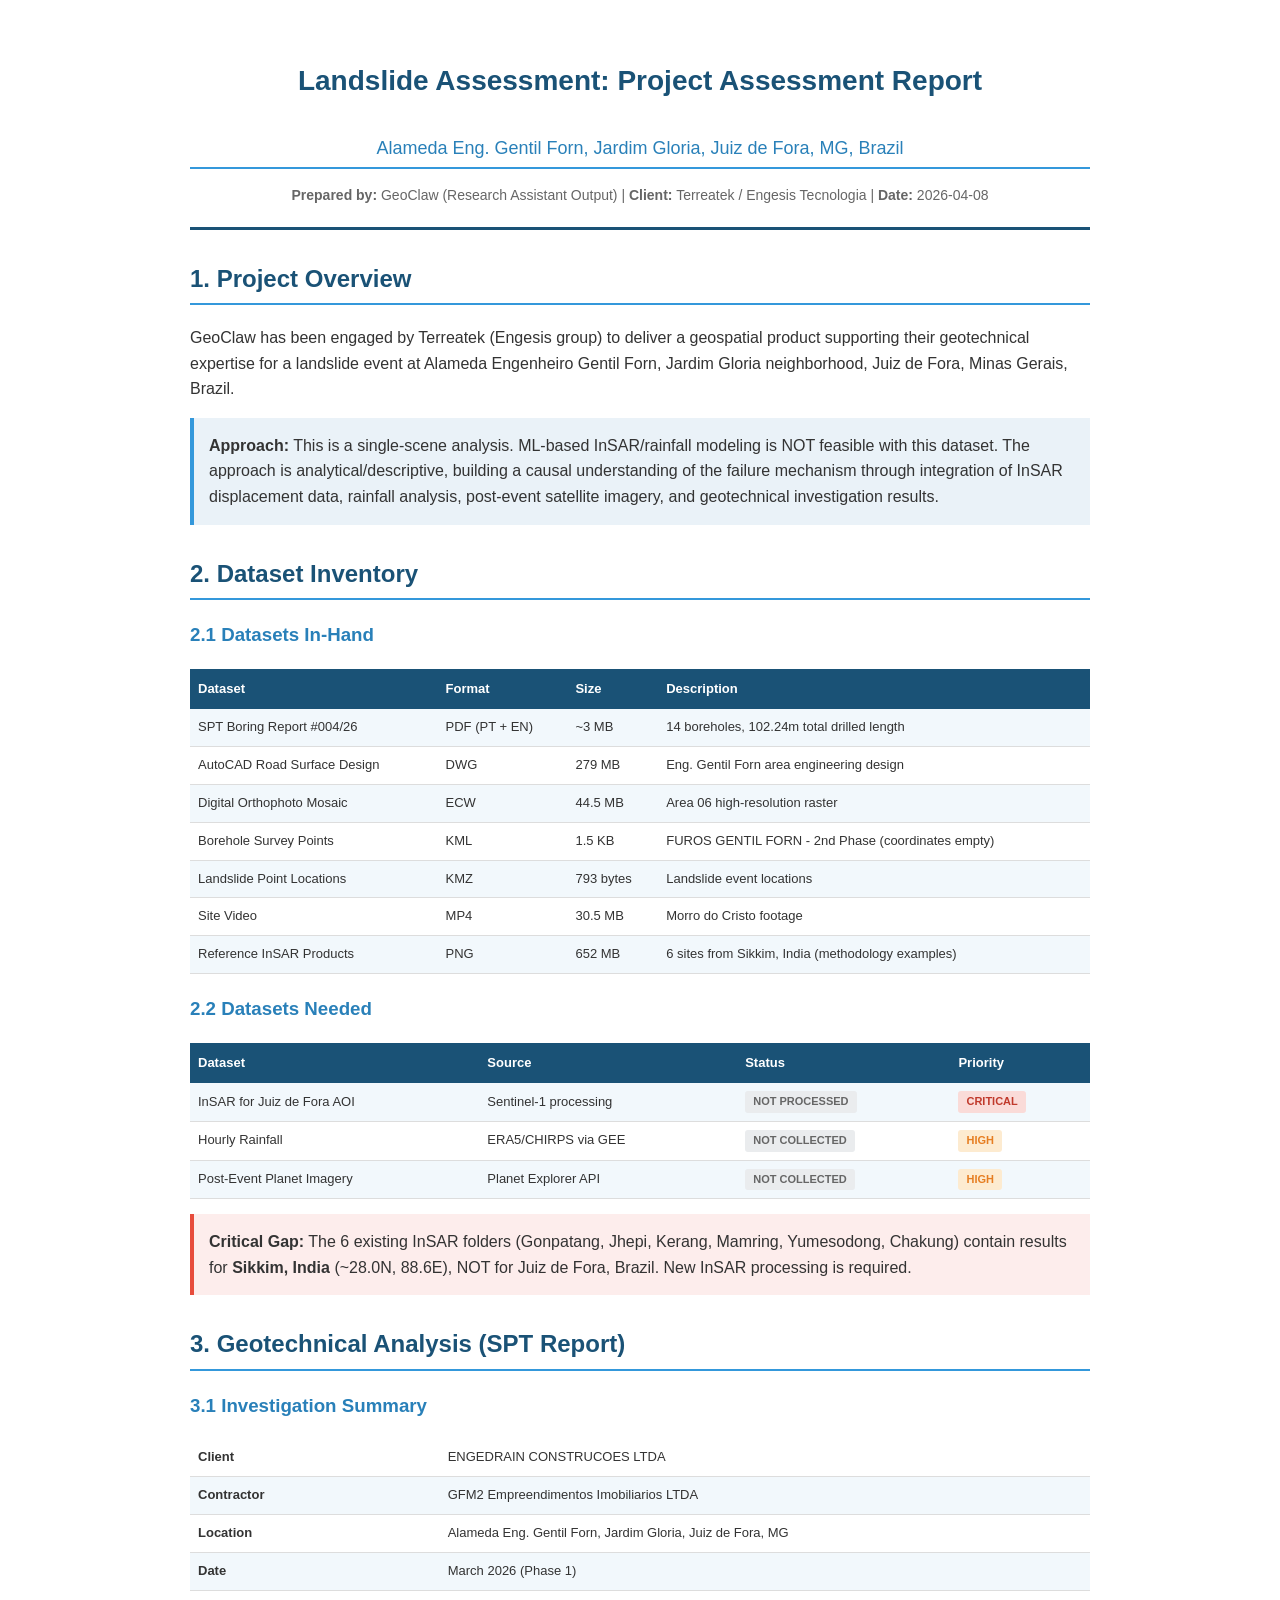
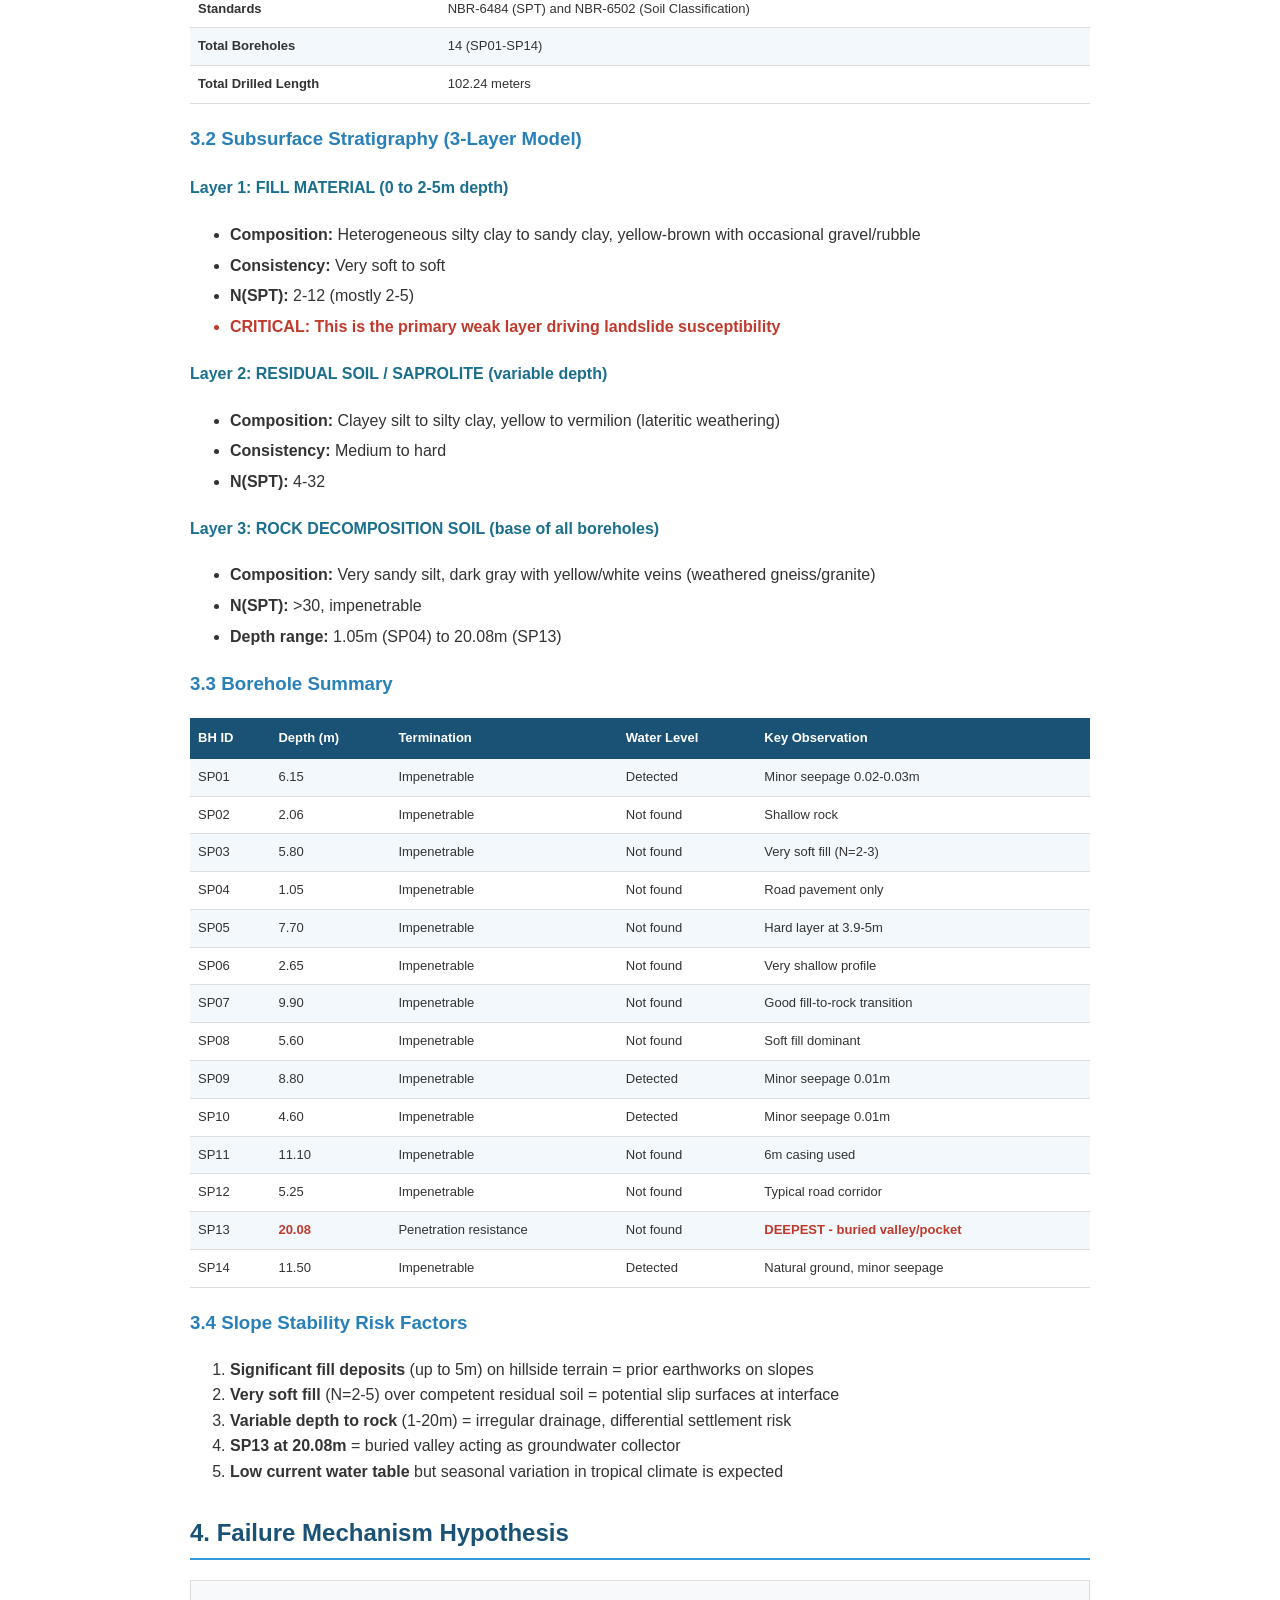
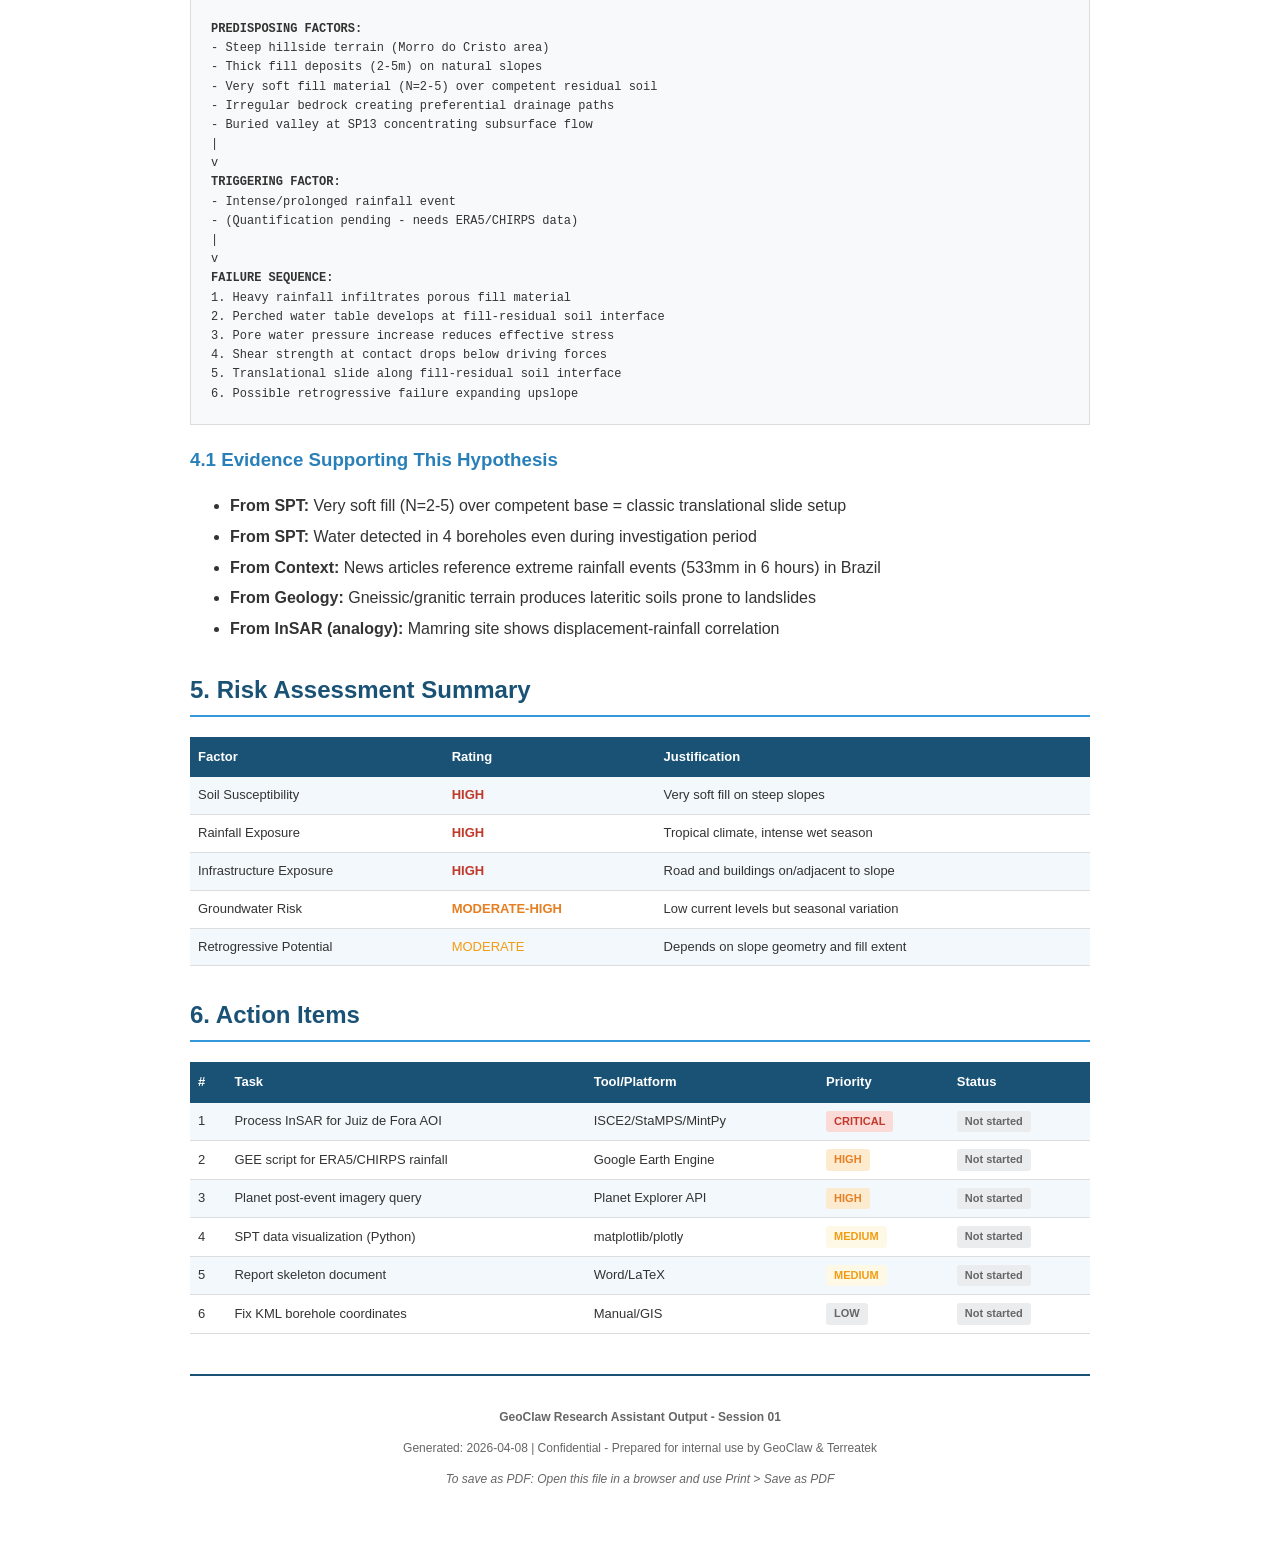
<file: clients/terreatek/sessions/2026-04-08_session01/09_Project_Assessment_Report.html>
<!DOCTYPE html>
<html lang="en">
<head>
    <meta charset="UTF-8">
    <meta name="viewport" content="width=device-width, initial-scale=1.0">
    <title>GeoClaw - Terreatek Landslide Assessment | Project Assessment Report</title>
    <style>
        @media print {
            body { font-size: 11pt; }
            .page-break { page-break-before: always; }
            table { page-break-inside: avoid; }
        }
        body {
            font-family: 'Segoe UI', Tahoma, Geneva, Verdana, sans-serif;
            max-width: 900px;
            margin: 0 auto;
            padding: 40px;
            color: #333;
            line-height: 1.6;
        }
        .header {
            text-align: center;
            border-bottom: 3px solid #1a5276;
            padding-bottom: 20px;
            margin-bottom: 30px;
        }
        .header h1 {
            color: #1a5276;
            font-size: 28px;
            margin-bottom: 5px;
        }
        .header h2 {
            color: #2980b9;
            font-size: 18px;
            font-weight: normal;
        }
        .header .meta {
            color: #666;
            font-size: 14px;
        }
        h2 {
            color: #1a5276;
            border-bottom: 2px solid #3498db;
            padding-bottom: 5px;
            margin-top: 30px;
        }
        h3 {
            color: #2980b9;
            margin-top: 20px;
        }
        h4 {
            color: #1a6e8e;
        }
        table {
            width: 100%;
            border-collapse: collapse;
            margin: 15px 0;
            font-size: 13px;
        }
        th {
            background-color: #1a5276;
            color: white;
            padding: 10px 8px;
            text-align: left;
        }
        td {
            padding: 8px;
            border-bottom: 1px solid #ddd;
        }
        tr:nth-child(even) { background-color: #f2f8fc; }
        tr:hover { background-color: #e8f4f8; }
        .critical { color: #c0392b; font-weight: bold; }
        .high { color: #e67e22; font-weight: bold; }
        .medium { color: #f39c12; }
        .status-tag {
            display: inline-block;
            padding: 2px 8px;
            border-radius: 3px;
            font-size: 11px;
            font-weight: bold;
        }
        .tag-critical { background: #fadbd8; color: #c0392b; }
        .tag-high { background: #fdebd0; color: #e67e22; }
        .tag-medium { background: #fef9e7; color: #f39c12; }
        .tag-done { background: #d5f5e3; color: #27ae60; }
        .tag-pending { background: #eaecee; color: #666; }
        .callout {
            background: #fef9e7;
            border-left: 4px solid #f39c12;
            padding: 15px;
            margin: 15px 0;
        }
        .callout-danger {
            background: #fdedec;
            border-left: 4px solid #e74c3c;
        }
        .callout-info {
            background: #eaf2f8;
            border-left: 4px solid #3498db;
        }
        .flow-chart {
            background: #f8f9fa;
            border: 1px solid #ddd;
            padding: 20px;
            margin: 15px 0;
            font-family: 'Courier New', monospace;
            font-size: 12px;
            white-space: pre-line;
        }
        .footer {
            margin-top: 40px;
            padding-top: 20px;
            border-top: 2px solid #1a5276;
            text-align: center;
            color: #666;
            font-size: 12px;
        }
        ul li { margin-bottom: 5px; }
    </style>
</head>
<body>

<div class="header">
    <h1>Landslide Assessment: Project Assessment Report</h1>
    <h2>Alameda Eng. Gentil Forn, Jardim Gloria, Juiz de Fora, MG, Brazil</h2>
    <div class="meta">
        <strong>Prepared by:</strong> GeoClaw (Research Assistant Output) |
        <strong>Client:</strong> Terreatek / Engesis Tecnologia |
        <strong>Date:</strong> 2026-04-08
    </div>
</div>

<h2>1. Project Overview</h2>
<p>GeoClaw has been engaged by Terreatek (Engesis group) to deliver a geospatial product supporting their geotechnical expertise for a landslide event at Alameda Engenheiro Gentil Forn, Jardim Gloria neighborhood, Juiz de Fora, Minas Gerais, Brazil.</p>

<div class="callout-info callout">
    <strong>Approach:</strong> This is a single-scene analysis. ML-based InSAR/rainfall modeling is NOT feasible with this dataset. The approach is analytical/descriptive, building a causal understanding of the failure mechanism through integration of InSAR displacement data, rainfall analysis, post-event satellite imagery, and geotechnical investigation results.
</div>

<h2>2. Dataset Inventory</h2>

<h3>2.1 Datasets In-Hand</h3>
<table>
    <tr><th>Dataset</th><th>Format</th><th>Size</th><th>Description</th></tr>
    <tr><td>SPT Boring Report #004/26</td><td>PDF (PT + EN)</td><td>~3 MB</td><td>14 boreholes, 102.24m total drilled length</td></tr>
    <tr><td>AutoCAD Road Surface Design</td><td>DWG</td><td>279 MB</td><td>Eng. Gentil Forn area engineering design</td></tr>
    <tr><td>Digital Orthophoto Mosaic</td><td>ECW</td><td>44.5 MB</td><td>Area 06 high-resolution raster</td></tr>
    <tr><td>Borehole Survey Points</td><td>KML</td><td>1.5 KB</td><td>FUROS GENTIL FORN - 2nd Phase (coordinates empty)</td></tr>
    <tr><td>Landslide Point Locations</td><td>KMZ</td><td>793 bytes</td><td>Landslide event locations</td></tr>
    <tr><td>Site Video</td><td>MP4</td><td>30.5 MB</td><td>Morro do Cristo footage</td></tr>
    <tr><td>Reference InSAR Products</td><td>PNG</td><td>652 MB</td><td>6 sites from Sikkim, India (methodology examples)</td></tr>
</table>

<h3>2.2 Datasets Needed</h3>
<table>
    <tr><th>Dataset</th><th>Source</th><th>Status</th><th>Priority</th></tr>
    <tr><td>InSAR for Juiz de Fora AOI</td><td>Sentinel-1 processing</td><td><span class="status-tag tag-pending">NOT PROCESSED</span></td><td><span class="status-tag tag-critical">CRITICAL</span></td></tr>
    <tr><td>Hourly Rainfall</td><td>ERA5/CHIRPS via GEE</td><td><span class="status-tag tag-pending">NOT COLLECTED</span></td><td><span class="status-tag tag-high">HIGH</span></td></tr>
    <tr><td>Post-Event Planet Imagery</td><td>Planet Explorer API</td><td><span class="status-tag tag-pending">NOT COLLECTED</span></td><td><span class="status-tag tag-high">HIGH</span></td></tr>
</table>

<div class="callout callout-danger">
    <strong>Critical Gap:</strong> The 6 existing InSAR folders (Gonpatang, Jhepi, Kerang, Mamring, Yumesodong, Chakung) contain results for <strong>Sikkim, India</strong> (~28.0N, 88.6E), NOT for Juiz de Fora, Brazil. New InSAR processing is required.
</div>

<div class="page-break"></div>

<h2>3. Geotechnical Analysis (SPT Report)</h2>

<h3>3.1 Investigation Summary</h3>
<table>
    <tr><td><strong>Client</strong></td><td>ENGEDRAIN CONSTRUCOES LTDA</td></tr>
    <tr><td><strong>Contractor</strong></td><td>GFM2 Empreendimentos Imobiliarios LTDA</td></tr>
    <tr><td><strong>Location</strong></td><td>Alameda Eng. Gentil Forn, Jardim Gloria, Juiz de Fora, MG</td></tr>
    <tr><td><strong>Date</strong></td><td>March 2026 (Phase 1)</td></tr>
    <tr><td><strong>Standards</strong></td><td>NBR-6484 (SPT) and NBR-6502 (Soil Classification)</td></tr>
    <tr><td><strong>Total Boreholes</strong></td><td>14 (SP01-SP14)</td></tr>
    <tr><td><strong>Total Drilled Length</strong></td><td>102.24 meters</td></tr>
</table>

<h3>3.2 Subsurface Stratigraphy (3-Layer Model)</h3>

<h4>Layer 1: FILL MATERIAL (0 to 2-5m depth)</h4>
<ul>
    <li><strong>Composition:</strong> Heterogeneous silty clay to sandy clay, yellow-brown with occasional gravel/rubble</li>
    <li><strong>Consistency:</strong> Very soft to soft</li>
    <li><strong>N(SPT):</strong> 2-12 (mostly 2-5)</li>
    <li class="critical">CRITICAL: This is the primary weak layer driving landslide susceptibility</li>
</ul>

<h4>Layer 2: RESIDUAL SOIL / SAPROLITE (variable depth)</h4>
<ul>
    <li><strong>Composition:</strong> Clayey silt to silty clay, yellow to vermilion (lateritic weathering)</li>
    <li><strong>Consistency:</strong> Medium to hard</li>
    <li><strong>N(SPT):</strong> 4-32</li>
</ul>

<h4>Layer 3: ROCK DECOMPOSITION SOIL (base of all boreholes)</h4>
<ul>
    <li><strong>Composition:</strong> Very sandy silt, dark gray with yellow/white veins (weathered gneiss/granite)</li>
    <li><strong>N(SPT):</strong> &gt;30, impenetrable</li>
    <li><strong>Depth range:</strong> 1.05m (SP04) to 20.08m (SP13)</li>
</ul>

<h3>3.3 Borehole Summary</h3>
<table>
    <tr><th>BH ID</th><th>Depth (m)</th><th>Termination</th><th>Water Level</th><th>Key Observation</th></tr>
    <tr><td>SP01</td><td>6.15</td><td>Impenetrable</td><td>Detected</td><td>Minor seepage 0.02-0.03m</td></tr>
    <tr><td>SP02</td><td>2.06</td><td>Impenetrable</td><td>Not found</td><td>Shallow rock</td></tr>
    <tr><td>SP03</td><td>5.80</td><td>Impenetrable</td><td>Not found</td><td>Very soft fill (N=2-3)</td></tr>
    <tr><td>SP04</td><td>1.05</td><td>Impenetrable</td><td>Not found</td><td>Road pavement only</td></tr>
    <tr><td>SP05</td><td>7.70</td><td>Impenetrable</td><td>Not found</td><td>Hard layer at 3.9-5m</td></tr>
    <tr><td>SP06</td><td>2.65</td><td>Impenetrable</td><td>Not found</td><td>Very shallow profile</td></tr>
    <tr><td>SP07</td><td>9.90</td><td>Impenetrable</td><td>Not found</td><td>Good fill-to-rock transition</td></tr>
    <tr><td>SP08</td><td>5.60</td><td>Impenetrable</td><td>Not found</td><td>Soft fill dominant</td></tr>
    <tr><td>SP09</td><td>8.80</td><td>Impenetrable</td><td>Detected</td><td>Minor seepage 0.01m</td></tr>
    <tr><td>SP10</td><td>4.60</td><td>Impenetrable</td><td>Detected</td><td>Minor seepage 0.01m</td></tr>
    <tr><td>SP11</td><td>11.10</td><td>Impenetrable</td><td>Not found</td><td>6m casing used</td></tr>
    <tr><td>SP12</td><td>5.25</td><td>Impenetrable</td><td>Not found</td><td>Typical road corridor</td></tr>
    <tr><td>SP13</td><td style="color:#c0392b;font-weight:bold">20.08</td><td>Penetration resistance</td><td>Not found</td><td class="critical">DEEPEST - buried valley/pocket</td></tr>
    <tr><td>SP14</td><td>11.50</td><td>Impenetrable</td><td>Detected</td><td>Natural ground, minor seepage</td></tr>
</table>

<h3>3.4 Slope Stability Risk Factors</h3>
<ol>
    <li><strong>Significant fill deposits</strong> (up to 5m) on hillside terrain = prior earthworks on slopes</li>
    <li><strong>Very soft fill</strong> (N=2-5) over competent residual soil = potential slip surfaces at interface</li>
    <li><strong>Variable depth to rock</strong> (1-20m) = irregular drainage, differential settlement risk</li>
    <li><strong>SP13 at 20.08m</strong> = buried valley acting as groundwater collector</li>
    <li><strong>Low current water table</strong> but seasonal variation in tropical climate is expected</li>
</ol>

<div class="page-break"></div>

<h2>4. Failure Mechanism Hypothesis</h2>

<div class="flow-chart">
<strong>PREDISPOSING FACTORS:</strong>
  - Steep hillside terrain (Morro do Cristo area)
  - Thick fill deposits (2-5m) on natural slopes
  - Very soft fill material (N=2-5) over competent residual soil
  - Irregular bedrock creating preferential drainage paths
  - Buried valley at SP13 concentrating subsurface flow
        |
        v
<strong>TRIGGERING FACTOR:</strong>
  - Intense/prolonged rainfall event
  - (Quantification pending - needs ERA5/CHIRPS data)
        |
        v
<strong>FAILURE SEQUENCE:</strong>
  1. Heavy rainfall infiltrates porous fill material
  2. Perched water table develops at fill-residual soil interface
  3. Pore water pressure increase reduces effective stress
  4. Shear strength at contact drops below driving forces
  5. Translational slide along fill-residual soil interface
  6. Possible retrogressive failure expanding upslope
</div>

<h3>4.1 Evidence Supporting This Hypothesis</h3>
<ul>
    <li><strong>From SPT:</strong> Very soft fill (N=2-5) over competent base = classic translational slide setup</li>
    <li><strong>From SPT:</strong> Water detected in 4 boreholes even during investigation period</li>
    <li><strong>From Context:</strong> News articles reference extreme rainfall events (533mm in 6 hours) in Brazil</li>
    <li><strong>From Geology:</strong> Gneissic/granitic terrain produces lateritic soils prone to landslides</li>
    <li><strong>From InSAR (analogy):</strong> Mamring site shows displacement-rainfall correlation</li>
</ul>

<h2>5. Risk Assessment Summary</h2>
<table>
    <tr><th>Factor</th><th>Rating</th><th>Justification</th></tr>
    <tr><td>Soil Susceptibility</td><td class="critical">HIGH</td><td>Very soft fill on steep slopes</td></tr>
    <tr><td>Rainfall Exposure</td><td class="critical">HIGH</td><td>Tropical climate, intense wet season</td></tr>
    <tr><td>Infrastructure Exposure</td><td class="critical">HIGH</td><td>Road and buildings on/adjacent to slope</td></tr>
    <tr><td>Groundwater Risk</td><td class="high">MODERATE-HIGH</td><td>Low current levels but seasonal variation</td></tr>
    <tr><td>Retrogressive Potential</td><td class="medium">MODERATE</td><td>Depends on slope geometry and fill extent</td></tr>
</table>

<h2>6. Action Items</h2>
<table>
    <tr><th>#</th><th>Task</th><th>Tool/Platform</th><th>Priority</th><th>Status</th></tr>
    <tr><td>1</td><td>Process InSAR for Juiz de Fora AOI</td><td>ISCE2/StaMPS/MintPy</td><td><span class="status-tag tag-critical">CRITICAL</span></td><td><span class="status-tag tag-pending">Not started</span></td></tr>
    <tr><td>2</td><td>GEE script for ERA5/CHIRPS rainfall</td><td>Google Earth Engine</td><td><span class="status-tag tag-high">HIGH</span></td><td><span class="status-tag tag-pending">Not started</span></td></tr>
    <tr><td>3</td><td>Planet post-event imagery query</td><td>Planet Explorer API</td><td><span class="status-tag tag-high">HIGH</span></td><td><span class="status-tag tag-pending">Not started</span></td></tr>
    <tr><td>4</td><td>SPT data visualization (Python)</td><td>matplotlib/plotly</td><td><span class="status-tag tag-medium">MEDIUM</span></td><td><span class="status-tag tag-pending">Not started</span></td></tr>
    <tr><td>5</td><td>Report skeleton document</td><td>Word/LaTeX</td><td><span class="status-tag tag-medium">MEDIUM</span></td><td><span class="status-tag tag-pending">Not started</span></td></tr>
    <tr><td>6</td><td>Fix KML borehole coordinates</td><td>Manual/GIS</td><td><span class="status-tag tag-pending">LOW</span></td><td><span class="status-tag tag-pending">Not started</span></td></tr>
</table>

<div class="footer">
    <p><strong>GeoClaw Research Assistant Output - Session 01</strong></p>
    <p>Generated: 2026-04-08 | Confidential - Prepared for internal use by GeoClaw & Terreatek</p>
    <p><em>To save as PDF: Open this file in a browser and use Print &gt; Save as PDF</em></p>
</div>

</body>
</html>
</file>
<file: assets/css/style.css>
/* ============================================================
   GeoAgentix — Modern Geospatial Brand Design System
   Green & White palette · Minimal typography · Bold visuals.
   ============================================================ */

:root {
    --bg:            #f5f4f0;
    --bg-alt:        #ffffff;
    --ink:           #0a0a0a;
    --ink-soft:      #2a2a2a;
    --ink-mute:      #6b6b6b;
    --ink-light:     #a0a0a0;
    --line:          #e5e3dd;
    --line-dark:     #1a1a1a;

    /* Green & white palette */
    --accent-navy:   #0a2818;   /* deep forest */
    --accent-blue:   #1e5f3e;   /* primary green */
    --accent-bright: #2d8659;   /* lighter green for action */
    --accent-sky:    #4ea577;
    --accent-light:  #c4f542;   /* lime accent */
    --accent-cyan:   #2d8659;
    --accent-gold:   #d4a456;
    --accent-orange: #e8673c;
    --accent-red:    #c0392b;

    --shadow-sm: 0 2px 8px rgba(10, 40, 24, 0.05);
    --shadow-md: 0 8px 24px rgba(10, 40, 24, 0.08);
    --shadow-lg: 0 20px 50px rgba(10, 40, 24, 0.12);
    --shadow-xl: 0 30px 80px rgba(10, 40, 24, 0.15);

    --ease-out: cubic-bezier(0.16, 1, 0.3, 1);
    --ease-in-out: cubic-bezier(0.65, 0, 0.35, 1);
}

/* ========== RESET ========== */
*, *::before, *::after { box-sizing: border-box; margin: 0; padding: 0; }

html {
    scroll-behavior: smooth;
    scroll-padding-top: 80px;
    -webkit-font-smoothing: antialiased;
    -moz-osx-font-smoothing: grayscale;
}

body {
    font-family: 'Inter', -apple-system, BlinkMacSystemFont, sans-serif;
    background: var(--bg);
    color: var(--ink);
    line-height: 1.55;
    font-weight: 400;
    font-size: 16px;
    overflow-x: hidden;
}

img { max-width: 100%; height: auto; display: block; }
a { text-decoration: none; color: inherit; transition: all 0.25s ease; }
ul, ol { list-style: none; }
button { border: none; background: none; font-family: inherit; cursor: pointer; }

.serif {
    font-family: 'Instrument Serif', Georgia, serif;
    font-style: italic;
    font-weight: 400;
}

/* ========== CONTAINER ========== */
.container {
    max-width: 1440px;
    margin: 0 auto;
    padding: 0 40px;
}

/* ========== TYPOGRAPHY ========== */
.eyebrow {
    display: inline-block;
    font-size: 11px;
    font-weight: 600;
    letter-spacing: 2px;
    text-transform: uppercase;
    color: var(--accent-blue);
    padding-left: 18px;
    position: relative;
    margin-bottom: 24px;
    font-family: 'JetBrains Mono', 'Space Grotesk', monospace;
}
.eyebrow::before {
    content: '';
    position: absolute;
    left: 0;
    top: 50%;
    width: 10px;
    height: 1px;
    background: var(--accent-blue);
}
.eyebrow.light { color: rgba(255,255,255,0.7); }
.eyebrow.light::before { background: rgba(255,255,255,0.7); }

.section-header {
    max-width: 900px;
    margin-bottom: 80px;
}

.section-title {
    font-family: 'Inter', sans-serif;
    font-size: clamp(32px, 4.5vw, 62px);
    line-height: 1.02;
    letter-spacing: -0.02em;
    font-weight: 500;
    color: var(--ink);
}
.section-title-sm {
    font-family: 'Inter', sans-serif;
    font-size: clamp(24px, 2.8vw, 38px);
    line-height: 1.15;
    letter-spacing: -0.015em;
    font-weight: 500;
    color: var(--ink);
    max-width: 760px;
}
.section-title em.serif,
.section-title-sm em.serif { font-size: 1.05em; color: var(--accent-bright); }

/* ========== NAVIGATION ========== */
.nav {
    position: fixed;
    top: 0;
    left: 0;
    right: 0;
    z-index: 1000;
    padding: 18px 40px;
    transition: all 0.3s ease;
}
.nav.scrolled {
    background: rgba(246, 248, 252, 0.92);
    backdrop-filter: blur(20px);
    padding: 12px 40px;
    border-bottom: 1px solid var(--line);
    box-shadow: 0 1px 24px rgba(10, 31, 68, 0.04);
}

.nav-inner {
    max-width: 1440px;
    margin: 0 auto;
    display: flex;
    align-items: center;
    justify-content: space-between;
}

.nav-brand img {
    height: 44px;
    transition: transform 0.3s ease;
}
.nav-brand:hover img { transform: scale(1.05); }

.nav-menu { display: flex; align-items: center; gap: 36px; }
.nav-menu a {
    font-size: 14px;
    font-weight: 500;
    color: var(--ink);
    position: relative;
}
.nav-menu a:not(.nav-cta)::after {
    content: '';
    position: absolute;
    left: 0;
    bottom: -4px;
    width: 0;
    height: 1px;
    background: var(--accent-bright);
    transition: width 0.3s ease;
}
.nav-menu a:not(.nav-cta):hover { color: var(--accent-bright); }
.nav-menu a:not(.nav-cta):hover::after { width: 100%; }

.nav-cta {
    display: inline-flex;
    align-items: center;
    gap: 8px;
    padding: 10px 22px;
    background: var(--accent-navy);
    color: var(--bg) !important;
    border-radius: 100px;
    font-weight: 500;
    transition: transform 0.3s var(--ease-out), background 0.3s ease, box-shadow 0.3s ease;
    box-shadow: 0 4px 14px rgba(10, 40, 24, 0.20);
}
.nav-cta:hover {
    background: var(--accent-bright);
    transform: translateY(-2px) scale(1.03);
    box-shadow: 0 8px 22px rgba(45, 134, 89, 0.40);
}
.nav-cta:active { transform: translateY(0) scale(0.98); }
.nav-cta i { font-size: 11px; transition: transform 0.3s ease; }
.nav-cta:hover i { transform: translateX(3px); }

.nav-toggle {
    display: none;
    flex-direction: column;
    gap: 5px;
    padding: 8px;
}
.nav-toggle span {
    display: block;
    width: 24px;
    height: 2px;
    background: var(--ink);
    transition: all 0.3s ease;
}

/* ============================================================ */
/* HERO                                                          */
/* ============================================================ */
.hero {
    padding: 140px 0 100px;
    position: relative;
    min-height: 100vh;
    display: flex;
    flex-direction: column;
    justify-content: center;
    overflow: hidden;
    background:
      radial-gradient(circle at 80% 30%, rgba(45, 134, 89, 0.08) 0%, transparent 50%),
      radial-gradient(circle at 20% 80%, rgba(10, 31, 68, 0.06) 0%, transparent 50%),
      var(--bg);
}

.hero-globe {
    position: absolute;
    top: 50%;
    right: -200px;
    transform: translateY(-50%);
    width: 800px;
    height: 800px;
    opacity: 0.6;
    pointer-events: none;
    z-index: 0;
}
.hero-globe svg { width: 100%; height: 100%; animation: rotate-slow 80s linear infinite; }
.hero-globe .satellite { animation: orbit 12s linear infinite; transform-origin: 200px 200px; }
.hero-globe .pulse-point { animation: pulse-fade 3s ease infinite; }
.hero-globe .pulse-point:nth-child(3n) { animation-delay: 1s; }
.hero-globe .pulse-point:nth-child(3n+1) { animation-delay: 2s; }

@keyframes rotate-slow {
    from { transform: rotate(0deg); }
    to { transform: rotate(360deg); }
}
@keyframes orbit {
    from { transform: rotate(0deg); }
    to { transform: rotate(360deg); }
}
@keyframes pulse-fade {
    0%, 100% { r: 3; opacity: 1; }
    50% { r: 5; opacity: 0.4; }
}

.hero-marquee {
    position: absolute;
    top: 84px;
    left: 0;
    right: 0;
    overflow: hidden;
    border-top: 1px solid var(--line);
    border-bottom: 1px solid var(--line);
    padding: 14px 0;
    background: rgba(246, 248, 252, 0.85);
    backdrop-filter: blur(10px);
    z-index: 1;
}
.marquee-track {
    display: flex;
    gap: 40px;
    white-space: nowrap;
    animation: marquee 50s linear infinite;
    font-family: 'JetBrains Mono', monospace;
    font-size: 11px;
    font-weight: 500;
    letter-spacing: 2px;
    color: var(--ink-mute);
}
.marquee-dot { color: var(--accent-bright); }
@keyframes marquee {
    0% { transform: translateX(0); }
    100% { transform: translateX(-50%); }
}

.hero-content {
    position: relative;
    z-index: 2;
    padding-top: 60px;
}

.hero-meta {
    display: flex;
    justify-content: space-between;
    align-items: center;
    margin-bottom: 60px;
    font-size: 12px;
    color: var(--ink-mute);
    letter-spacing: 1px;
    text-transform: uppercase;
    font-family: 'JetBrains Mono', monospace;
}

.hero-badge {
    display: inline-flex;
    align-items: center;
    gap: 8px;
    padding: 6px 14px;
    border: 1px solid var(--line);
    border-radius: 100px;
    background: var(--bg-alt);
    font-weight: 500;
    color: var(--accent-blue);
}
.pulse {
    display: inline-block;
    width: 6px;
    height: 6px;
    border-radius: 50%;
    background: var(--accent-bright);
    animation: pulse 2s ease infinite;
}
@keyframes pulse {
    0% { box-shadow: 0 0 0 0 rgba(45, 134, 89, 0.5); }
    70% { box-shadow: 0 0 0 8px rgba(45, 134, 89, 0); }
    100% { box-shadow: 0 0 0 0 rgba(45, 134, 89, 0); }
}
.hero-location { display: inline-flex; align-items: center; gap: 6px; }
.hero-location i { color: var(--accent-bright); }

.hero-title {
    font-family: 'Inter', sans-serif;
    font-size: clamp(48px, 9vw, 140px);
    line-height: 0.94;
    letter-spacing: -0.04em;
    font-weight: 500;
    color: var(--ink);
    margin-bottom: 80px;
}
.hero-title em.serif {
    font-size: 1em;
    color: var(--accent-bright);
}

.hero-bottom {
    display: grid;
    grid-template-columns: 1fr auto;
    gap: 60px;
    align-items: end;
    padding-top: 40px;
    border-top: 1px solid var(--line);
    max-width: 1100px;
}
.hero-desc {
    max-width: 560px;
    font-size: 17px;
    line-height: 1.65;
    color: var(--ink-soft);
}
.hero-desc strong { color: var(--accent-blue); font-weight: 600; }

.hero-cta {
    display: inline-flex;
    align-items: center;
    gap: 18px;
    padding: 20px 30px;
    background: var(--ink);
    color: var(--bg);
    border-radius: 100px;
    font-size: 15px;
    font-weight: 500;
    white-space: nowrap;
    transition: all 0.3s ease;
}
.hero-cta:hover {
    background: var(--accent-bright);
    transform: translateY(-3px) scale(1.02);
    box-shadow: 0 18px 44px rgba(45, 134, 89, 0.42);
}
.hero-cta:active { transform: translateY(-1px) scale(0.99); }
.cta-arrow {
    display: inline-flex;
    align-items: center;
    justify-content: center;
    width: 36px;
    height: 36px;
    background: var(--bg);
    color: var(--ink);
    border-radius: 50%;
    transition: transform 0.3s ease;
}
.hero-cta:hover .cta-arrow { transform: rotate(-45deg); }

/* ============================================================ */
/* STATS                                                         */
/* ============================================================ */
.stats {
    padding: 60px 0;
    border-top: 1px solid var(--line);
    border-bottom: 1px solid var(--line);
    background: var(--bg-alt);
}
.stats-grid {
    display: grid;
    grid-template-columns: repeat(4, 1fr);
    gap: 40px;
}
.stat { padding-left: 24px; border-left: 1px solid var(--line); }
.stat:first-child { padding-left: 0; border-left: none; }
.stat-num {
    font-size: 56px;
    font-weight: 600;
    line-height: 1;
    letter-spacing: -0.03em;
    background: linear-gradient(135deg, var(--accent-blue) 0%, var(--accent-bright) 100%);
    -webkit-background-clip: text;
    background-clip: text;
    -webkit-text-fill-color: transparent;
    margin-bottom: 12px;
}
.stat-label {
    font-size: 13px;
    color: var(--ink-mute);
    line-height: 1.4;
    font-family: 'JetBrains Mono', monospace;
}

section { padding: 130px 0; }

/* ============================================================ */
/* OFFER / "HOW CAN WE HELP YOU?" SECTION                       */
/* ============================================================ */
.offer {
    background: var(--bg-alt);
    border-top: 1px solid var(--line);
    border-bottom: 1px solid var(--line);
    position: relative;
    overflow: hidden;
    padding: 80px 0;
}
.offer .section-header { margin-bottom: 40px; }
.offer::before {
    content: '';
    position: absolute;
    top: -100px;
    right: -100px;
    width: 400px;
    height: 400px;
    background: radial-gradient(circle, rgba(45, 134, 89,0.08) 0%, transparent 70%);
    pointer-events: none;
}

.offer-grid {
    display: grid;
    grid-template-columns: repeat(3, 1fr);
    gap: 20px;
    margin-top: 20px;
}
.offer-card {
    padding: 28px 26px;
    border-radius: 20px;
    background: var(--bg);
    border: 1px solid var(--line);
    position: relative;
    transition: transform 0.5s var(--ease-out), box-shadow 0.5s var(--ease-out), border-color 0.3s ease, background 0.4s ease;
    overflow: hidden;
}
.offer-card::before {
    content: '';
    position: absolute;
    inset: 0;
    background: linear-gradient(135deg, rgba(45, 134, 89, 0.08) 0%, transparent 60%);
    opacity: 0;
    transition: opacity 0.4s ease;
    pointer-events: none;
}
.offer-card::after {
    content: '';
    position: absolute;
    top: -2px; left: -2px; right: -2px; bottom: -2px;
    border-radius: 26px;
    background: linear-gradient(135deg, var(--accent-blue), var(--accent-bright), var(--accent-light));
    opacity: 0;
    z-index: -1;
    transition: opacity 0.4s ease;
}
.offer-card:hover {
    transform: translateY(-10px) scale(1.012);
    border-color: var(--accent-bright);
    box-shadow: var(--shadow-lg);
}
.offer-card:hover::before { opacity: 1; }
.offer-card:hover .offer-icon {
    transform: rotate(-6deg) scale(1.08);
    box-shadow: 0 12px 28px rgba(45, 134, 89, 0.40);
}
.offer-card .offer-icon {
    width: 56px;
    height: 56px;
    border-radius: 14px;
    background: linear-gradient(135deg, var(--accent-navy) 0%, var(--accent-bright) 100%);
    color: #fff;
    display: flex;
    align-items: center;
    justify-content: center;
    font-size: 22px;
    margin-bottom: 22px;
    box-shadow: 0 8px 20px rgba(30, 95, 62, 0.30);
    transition: transform 0.5s var(--ease-out), box-shadow 0.4s ease;
}
.offer-card h3 {
    font-size: 22px;
    font-weight: 600;
    color: var(--ink);
    margin-bottom: 10px;
    letter-spacing: -0.015em;
}
.offer-card p {
    font-size: 14px;
    color: var(--ink-mute);
    line-height: 1.6;
    margin-bottom: 18px;
}
.offer-card ul {
    list-style: none;
    padding: 0;
}
.offer-card ul li {
    font-size: 13px;
    color: var(--ink-soft);
    padding: 6px 0;
    padding-left: 20px;
    position: relative;
}
.offer-card ul li::before {
    content: '✓';
    position: absolute;
    left: 0;
    color: var(--accent-bright);
    font-weight: 700;
}

/* ============================================================ */
/* WORK / PORTFOLIO TILES                                        */
/* ============================================================ */
.work-grid {
    display: grid;
    grid-template-columns: repeat(6, 1fr);
    grid-auto-rows: 300px;
    gap: 20px;
}

.tile {
    position: relative;
    display: flex;
    flex-direction: column;
    border-radius: 20px;
    overflow: hidden;
    cursor: pointer;
    transition: transform 0.5s var(--ease-out), box-shadow 0.5s var(--ease-out);
    will-change: transform;
}
.tile::after {
    content: '';
    position: absolute;
    inset: 0;
    background: linear-gradient(125deg, transparent 30%, rgba(255,255,255,0.12) 50%, transparent 70%);
    transform: translateX(-100%);
    transition: transform 0.9s var(--ease-out);
    pointer-events: none;
    z-index: 3;
}
.tile:hover {
    transform: translateY(-8px);
    box-shadow: var(--shadow-xl);
}
.tile:hover::after { transform: translateX(100%); }

.tile-lg { grid-column: span 3; grid-row: span 2; }
.tile-md { grid-column: span 2; grid-row: span 1; }
.tile-wide { grid-column: span 3; grid-row: span 1; }

.tile-content {
    position: relative;
    z-index: 2;
    height: 100%;
    padding: 28px;
    display: flex;
    flex-direction: column;
}

.tile-bg {
    position: absolute;
    inset: 0;
    width: 100%;
    height: 100%;
    object-fit: cover;
    z-index: 0;
    transition: transform 0.8s ease;
}
.tile-bg.contained { object-fit: contain; background: #fafafa; padding: 10px; }
.tile:hover .tile-bg { transform: scale(1.06); }

.tile-overlay {
    position: absolute;
    inset: 0;
    z-index: 1;
    background: linear-gradient(135deg, rgba(10,15,26,0.88) 0%, rgba(10,31,68,0.55) 50%, rgba(10,15,26,0.85) 100%);
}
.tile-overlay-light {
    position: absolute;
    inset: 0;
    z-index: 1;
    background: linear-gradient(180deg, rgba(255,255,255,0.78) 0%, rgba(255,255,255,0.4) 100%);
}

.tile-image { color: #fff; }
.tile-image-small { color: #fff; }

.tile-label {
    display: flex;
    justify-content: space-between;
    font-family: 'JetBrains Mono', monospace;
    font-size: 10px;
    font-weight: 600;
    letter-spacing: 1.5px;
    text-transform: uppercase;
    opacity: 0.85;
}
.tile-label.label-dark { color: var(--ink); opacity: 0.65; }

.tile-center {
    flex: 1;
    display: flex;
    flex-direction: column;
    justify-content: center;
    align-items: flex-start;
    padding: 20px 0;
}

.tile-brand {
    font-size: clamp(36px, 4.5vw, 74px);
    font-weight: 500;
    line-height: 0.9;
    letter-spacing: -0.035em;
    margin-bottom: 18px;
}
.tile-brand.dark { color: var(--ink); }
.tile-brand em.serif { font-size: 1em; color: var(--accent-light); }

.tile-brand-sm {
    font-size: clamp(22px, 2.6vw, 40px);
    font-weight: 500;
    line-height: 0.94;
    letter-spacing: -0.02em;
    margin-bottom: 10px;
}

.tile-tag {
    display: inline-block;
    padding: 7px 16px;
    border: 1px solid currentColor;
    border-radius: 100px;
    font-family: 'JetBrains Mono', monospace;
    font-size: 10px;
    font-weight: 500;
    letter-spacing: 0.5px;
}

.tile-text, .tile-text-sm {
    font-size: 14px;
    line-height: 1.55;
    opacity: 0.9;
}
.tile-text { font-size: 15px; max-width: 420px; }
.tile-text.dark { color: var(--ink-soft); opacity: 1; }
.tile-text-sm { font-size: 12px; opacity: 0.85; }

.tile-stat {
    font-size: clamp(54px, 6vw, 98px);
    font-weight: 500;
    line-height: 0.88;
    letter-spacing: -0.04em;
    margin-bottom: 10px;
}
.tile-stat.dark { color: var(--ink); }
.tile-stat .small {
    font-size: 0.4em;
    vertical-align: middle;
    margin-left: 2px;
    opacity: 0.7;
    font-weight: 400;
}
.tile-stat-label {
    font-family: 'JetBrains Mono', monospace;
    font-size: 11px;
    font-weight: 500;
    letter-spacing: 0.5px;
    text-transform: uppercase;
    opacity: 0.8;
}
.tile-stat-label.dark { color: var(--ink-mute); }

.tile-bottom {
    display: flex;
    justify-content: space-between;
    align-items: center;
    font-family: 'JetBrains Mono', monospace;
    font-size: 11px;
    font-weight: 500;
    letter-spacing: 1px;
    text-transform: uppercase;
}
.tile-bottom.dark { color: var(--ink-mute); }
.tile-bottom i { transition: transform 0.3s ease; font-size: 14px; }
.tile:hover .tile-bottom i { transform: translateX(6px); }

/* Tile color variants */
.tile-dark { background: var(--ink); color: #fff; }
.tile-dark .tile-brand { color: #fff; }
.tile-dark .tile-tag { border-color: var(--accent-light); color: var(--accent-light); }

.tile-navy { background: linear-gradient(135deg, var(--accent-navy) 0%, var(--accent-blue) 100%); color: var(--accent-light); }
.tile-navy .tile-stat { color: #fff; }
.tile-navy .tile-stat .small { color: var(--accent-light); }

.tile-blue { background: linear-gradient(135deg, var(--accent-blue) 0%, var(--accent-bright) 100%); color: #fff; }
.tile-cyan { background: linear-gradient(135deg, var(--accent-bright) 0%, var(--accent-cyan) 100%); color: #fff; }
.tile-gold { background: var(--accent-gold); color: var(--ink); }
.tile-orange { background: var(--accent-orange); color: #fff; }
.tile-purple { background: linear-gradient(135deg, #1e3a8a 0%, #4f46e5 100%); color: #fff; }
.tile-green { background: linear-gradient(135deg, var(--accent-navy) 0%, var(--accent-blue) 100%); color: var(--accent-light); }
.tile-green .tile-stat { color: #fff; }

.tile-light {
    background: var(--bg-alt);
    color: var(--ink);
    border: 1px solid var(--line);
}

/* Tile data visualizations */
.tile-sparkline {
    position: absolute;
    bottom: 0;
    left: 0;
    right: 0;
    height: 60px;
    z-index: 1;
    pointer-events: none;
    opacity: 0.95;
}
.tile-sparkline svg { width: 100%; height: 100%; }

.tile-bars {
    position: absolute;
    bottom: 0;
    left: 28px;
    right: 28px;
    height: 70px;
    display: flex;
    align-items: flex-end;
    gap: 4px;
    z-index: 1;
    pointer-events: none;
}
.tile-bars .bar {
    flex: 1;
    background: rgba(255, 255, 255, 0.40);
    border-radius: 2px 2px 0 0;
    min-height: 6px;
    transition: height 0.3s ease;
}
.tile-bars .bar-orange { background: #ffb366; }
.tile-bars .bar-red { background: #ff5252; }

.tile-scatter {
    position: absolute;
    inset: 0;
    z-index: 1;
    pointer-events: none;
}
.tile-scatter .dot {
    position: absolute;
    width: 8px;
    height: 8px;
    border-radius: 50%;
    border: 1.5px solid rgba(255,255,255,0.8);
}
.tile-scatter .dot.green { background: #60a5fa; }
.tile-scatter .dot.orange { background: #fb923c; }
.tile-scatter .dot.red { background: #f87171; }

/* ============================================================ */
/* SERVICES                                                      */
/* ============================================================ */
.services {
    background: var(--bg-alt);
    border-top: 1px solid var(--line);
    border-bottom: 1px solid var(--line);
}

.service-list {
    border-top: 1px solid var(--line);
}

.service-row {
    display: grid;
    grid-template-columns: 60px 60px 1fr auto 40px;
    align-items: center;
    gap: 30px;
    padding: 36px 0;
    border-bottom: 1px solid var(--line);
    transition: all 0.3s ease;
    cursor: pointer;
}
.service-row:hover {
    padding-left: 20px;
    background: var(--bg);
}

.service-num {
    font-family: 'JetBrains Mono', monospace;
    font-size: 13px;
    font-weight: 600;
    color: var(--accent-blue);
    letter-spacing: 1px;
}

.service-icon {
    width: 50px;
    height: 50px;
    display: flex;
    align-items: center;
    justify-content: center;
    color: var(--ink);
    transition: all 0.3s ease;
}
.service-icon svg { width: 40px; height: 40px; }
.service-row:hover .service-icon {
    color: var(--accent-bright);
    transform: rotate(5deg) scale(1.1);
}

.service-content h3 {
    font-size: clamp(22px, 2.2vw, 32px);
    font-weight: 500;
    letter-spacing: -0.015em;
    margin-bottom: 8px;
    color: var(--ink);
}
.service-content p {
    font-size: 14px;
    color: var(--ink-mute);
    max-width: 620px;
    line-height: 1.55;
}

.service-meta {
    display: flex;
    flex-direction: column;
    gap: 4px;
    text-align: right;
}
.service-meta span {
    font-family: 'JetBrains Mono', monospace;
    font-size: 11px;
    color: var(--ink-light);
    letter-spacing: 0.5px;
    text-transform: uppercase;
}

.service-arrow {
    display: flex;
    justify-content: flex-end;
    font-size: 20px;
    color: var(--ink-light);
    transition: all 0.3s ease;
}
.service-row:hover .service-arrow {
    color: var(--accent-bright);
    transform: translateX(10px);
}

/* ============================================================ */
/* APPROACH                                                      */
/* ============================================================ */
.approach-grid {
    display: grid;
    grid-template-columns: repeat(4, 1fr);
    gap: 24px;
}

.approach-card {
    padding: 36px 28px 40px;
    background: var(--bg-alt);
    border-radius: 20px;
    border: 1px solid var(--line);
    position: relative;
    transition: transform 0.5s var(--ease-out), box-shadow 0.5s var(--ease-out), border-color 0.3s ease;
    overflow: hidden;
}
.approach-card:hover {
    transform: translateY(-10px);
    border-color: var(--accent-bright);
    box-shadow: var(--shadow-md);
}

.approach-num {
    font-family: 'JetBrains Mono', monospace;
    font-size: 13px;
    font-weight: 600;
    color: var(--accent-bright);
    margin-bottom: 24px;
    letter-spacing: 1px;
}

.approach-icon {
    width: 52px;
    height: 52px;
    color: var(--accent-blue);
    margin-bottom: 24px;
    display: flex;
    align-items: center;
    justify-content: center;
    transition: all 0.4s ease;
}
.approach-icon svg { width: 100%; height: 100%; }
.approach-card:hover .approach-icon {
    color: var(--accent-bright);
    transform: scale(1.08) rotate(5deg);
}

.approach-card h3 {
    font-size: 26px;
    font-weight: 500;
    letter-spacing: -0.02em;
    margin-bottom: 12px;
    color: var(--ink);
}
.approach-card p {
    font-size: 14px;
    color: var(--ink-mute);
    line-height: 1.55;
}

.approach-line {
    position: absolute;
    bottom: 0;
    left: 28px;
    right: 28px;
    height: 2px;
    background: linear-gradient(90deg, var(--accent-blue), var(--accent-bright));
    transform: scaleX(0);
    transform-origin: left;
    transition: transform 0.5s cubic-bezier(0.16, 1, 0.3, 1);
}
.approach-card:hover .approach-line { transform: scaleX(1); }

/* ============================================================ */
/* DATA SOURCES                                                  */
/* ============================================================ */
.data-sources {
    padding: 60px 0 70px;
    background: var(--bg);
}
.data-sources .section-header {
    margin-bottom: 28px;
}
.data-grid {
    display: grid;
    grid-template-columns: repeat(4, 1fr);
    gap: 0;
    border: 1px solid var(--line);
    border-radius: 16px;
    overflow: hidden;
    background: var(--bg-alt);
}
.data-item {
    display: flex;
    align-items: center;
    gap: 14px;
    padding: 18px 22px;
    border-right: 1px solid var(--line);
    border-bottom: 1px solid var(--line);
    transition: all 0.3s ease;
    cursor: default;
}
.data-item:nth-child(4n) { border-right: none; }
.data-item:nth-last-child(-n+4) { border-bottom: none; }
.data-item:hover {
    background: var(--bg);
    transform: translateY(-1px);
}

.data-logo {
    width: 48px;
    height: 48px;
    display: flex;
    align-items: center;
    justify-content: center;
    background: linear-gradient(135deg, var(--accent-navy) 0%, var(--accent-blue) 100%);
    color: #fff;
    border-radius: 12px;
    font-family: 'JetBrains Mono', monospace;
    font-size: 14px;
    font-weight: 700;
    letter-spacing: 0.5px;
    flex-shrink: 0;
    transition: all 0.3s ease;
}
.data-item:hover .data-logo {
    background: linear-gradient(135deg, var(--accent-blue) 0%, var(--accent-bright) 100%);
    transform: rotate(-3deg);
}

.data-info h4 {
    font-size: 15px;
    font-weight: 600;
    color: var(--ink);
    margin-bottom: 2px;
}
.data-info p {
    font-family: 'JetBrains Mono', monospace;
    font-size: 11px;
    color: var(--ink-mute);
    letter-spacing: 0.5px;
}

/* ============================================================ */
/* ABOUT                                                         */
/* ============================================================ */
.about-grid {
    display: grid;
    grid-template-columns: 1.2fr 1fr;
    gap: 80px;
    align-items: start;
}

.about-para {
    font-size: 16px;
    line-height: 1.7;
    color: var(--ink-soft);
    margin: 24px 0;
    max-width: 560px;
}

.about-tags {
    display: flex;
    flex-wrap: wrap;
    gap: 8px;
    margin-top: 40px;
}
.about-tags span {
    display: inline-block;
    padding: 8px 16px;
    background: var(--bg-alt);
    border: 1px solid var(--line);
    border-radius: 100px;
    font-family: 'JetBrains Mono', monospace;
    font-size: 12px;
    font-weight: 500;
    color: var(--ink-soft);
    transition: all 0.2s ease;
}
.about-tags span:hover {
    background: var(--accent-bright);
    color: #fff;
    border-color: var(--accent-bright);
}

.about-visual {
    display: grid;
    grid-template-columns: repeat(2, 1fr);
    gap: 16px;
}

.about-card {
    aspect-ratio: 1;
    display: flex;
    flex-direction: column;
    justify-content: center;
    align-items: flex-start;
    padding: 30px;
    border-radius: 20px;
    transition: transform 0.4s ease;
}
.about-card:hover { transform: translateY(-6px); }

.about-card-num {
    font-size: clamp(44px, 4.5vw, 72px);
    font-weight: 600;
    line-height: 1;
    letter-spacing: -0.04em;
    margin-bottom: 8px;
}
.about-card-label {
    font-family: 'JetBrains Mono', monospace;
    font-size: 11px;
    font-weight: 500;
    letter-spacing: 1.5px;
    text-transform: uppercase;
    opacity: 0.85;
}

.about-card-1 { background: linear-gradient(135deg, var(--accent-navy) 0%, var(--accent-blue) 100%); color: var(--accent-light); }
.about-card-2 { background: var(--ink); color: #fff; }
.about-card-3 { background: linear-gradient(135deg, var(--accent-blue) 0%, var(--accent-bright) 100%); color: #fff; }
.about-card-4 { background: linear-gradient(135deg, var(--accent-bright) 0%, var(--accent-sky) 100%); color: #fff; }

/* ===== Merged Data Sources strip inside About ===== */
.about-data {
    margin-top: 60px;
    padding-top: 40px;
    border-top: 1px solid var(--line);
}
.about-data-header {
    display: flex;
    align-items: baseline;
    justify-content: space-between;
    flex-wrap: wrap;
    gap: 12px;
    margin-bottom: 22px;
}
.about-data-header .eyebrow { margin-bottom: 0; }
.about-data-header p {
    font-size: 14px;
    color: var(--ink-mute);
    font-family: 'JetBrains Mono', monospace;
    letter-spacing: 0.3px;
}
.data-grid.compact {
    grid-template-columns: repeat(4, 1fr);
}
.data-grid.compact .data-item {
    padding: 14px 18px;
    gap: 12px;
}
.data-grid.compact .data-logo {
    width: 40px;
    height: 40px;
    font-size: 12px;
    border-radius: 10px;
}
.data-grid.compact .data-info h4 { font-size: 13px; }
.data-grid.compact .data-info p { font-size: 10px; }

/* ============================================================ */
/* CTA                                                           */
/* ============================================================ */
.cta {
    background:
        radial-gradient(circle at 12% 18%, rgba(196, 245, 66, 0.08), transparent 30%),
        linear-gradient(135deg, var(--accent-navy) 0%, #061a10 100%);
    color: var(--bg);
    margin-top: 40px;
    position: relative;
    overflow: hidden;
    padding: 90px 0;
}
.contact-grid {
    display: grid;
    grid-template-columns: 0.9fr 1.6fr;
    gap: 64px;
    align-items: stretch;
}
.contact-info {
    padding: 22px 0;
}
.contact-logo {
    width: min(360px, 100%);
    margin-bottom: 34px;
}
.contact-info p {
    max-width: 460px;
    color: rgba(245, 244, 240, 0.76);
    font-size: 17px;
    line-height: 1.8;
    margin-bottom: 34px;
}
.contact-list {
    display: grid;
    gap: 22px;
}
.contact-list a,
.contact-list div {
    display: grid;
    grid-template-columns: 30px 1fr;
    gap: 12px;
    align-items: start;
    color: var(--bg);
    font-size: 16px;
    font-weight: 700;
    line-height: 1.6;
}
.contact-list i {
    width: 30px;
    height: 30px;
    display: inline-flex;
    align-items: center;
    justify-content: center;
    color: var(--accent-light);
    border: 2px solid rgba(196, 245, 66, 0.58);
    border-radius: 50%;
    font-size: 14px;
}
.contact-panel {
    background: linear-gradient(135deg, var(--accent-blue) 0%, var(--accent-bright) 100%);
    padding: clamp(32px, 5vw, 62px);
    border: 1px solid rgba(196, 245, 66, 0.18);
    box-shadow: 0 24px 60px rgba(4, 20, 12, 0.28);
}
.contact-panel h2 {
    color: #ffffff;
    font-size: clamp(32px, 4vw, 48px);
    line-height: 1;
    letter-spacing: -0.03em;
    margin-bottom: 28px;
}
.contact-panel p {
    color: rgba(255, 255, 255, 0.86);
    font-size: 17px;
    line-height: 1.6;
    margin-bottom: 30px;
}
.contact-form {
    display: grid;
    gap: 24px;
}
.form-row {
    display: grid;
    grid-template-columns: 1fr 1fr;
    gap: 28px;
}
.contact-form label {
    display: grid;
    gap: 12px;
}
.contact-form label span {
    color: rgba(255, 255, 255, 0.88);
    font-size: 13px;
    font-weight: 800;
    text-transform: uppercase;
}
.contact-form input,
.contact-form textarea {
    width: 100%;
    border: 0;
    border-radius: 8px;
    background: rgba(245, 244, 240, 0.94);
    color: var(--ink);
    font: inherit;
    padding: 16px 18px;
    outline: none;
    box-shadow: inset 0 0 0 1px rgba(10, 40, 24, 0.08);
}
.contact-form textarea {
    min-height: 138px;
    resize: vertical;
}
.contact-form input::placeholder,
.contact-form textarea::placeholder {
    color: rgba(33, 43, 50, 0.38);
}
.contact-form button {
    justify-self: start;
    display: inline-flex;
    align-items: center;
    gap: 16px;
    border: 0;
    border-radius: 999px;
    padding: 14px 22px;
    background: var(--accent-navy);
    color: #ffffff;
    font: inherit;
    font-weight: 600;
    cursor: pointer;
    transition: transform 0.25s ease, background 0.25s ease, box-shadow 0.25s ease;
}
.contact-form button:hover {
    background: #061a10;
    transform: translateY(-2px);
    box-shadow: 0 12px 26px rgba(10, 40, 24, 0.24);
}

/* ============================================================ */
/* FOOTER                                                        */
/* ============================================================ */
.footer {
    background: var(--ink);
    color: var(--bg);
    padding: 60px 0 40px;
}
.footer-top {
    display: grid;
    grid-template-columns: repeat(4, 1fr);
    gap: 60px;
    padding-bottom: 80px;
    border-bottom: 1px solid rgba(255, 255, 255, 0.12);
}
.footer-col h4 {
    font-family: 'JetBrains Mono', monospace;
    font-size: 12px;
    font-weight: 600;
    letter-spacing: 1.5px;
    text-transform: uppercase;
    color: rgba(255, 255, 255, 0.55);
    margin-bottom: 24px;
}
.footer-col a {
    display: block;
    font-size: 14px;
    color: rgba(255, 255, 255, 0.78);
    padding: 6px 0;
    transition: color 0.2s ease;
}
.footer-col a:hover { color: var(--accent-light); }
.footer-col a i { margin-right: 8px; font-size: 12px; }

.footer-brand {
    padding: 60px 0;
    text-align: center;
    overflow: hidden;
}
.footer-brand h1 {
    font-family: 'Inter', sans-serif;
    font-size: clamp(80px, 18vw, 300px);
    font-weight: 500;
    line-height: 0.9;
    letter-spacing: -0.04em;
    background: linear-gradient(180deg, var(--accent-light) 0%, rgba(196, 245, 66, 0.15) 100%);
    -webkit-background-clip: text;
    background-clip: text;
    -webkit-text-fill-color: transparent;
}

.footer-bottom {
    display: flex;
    justify-content: space-between;
    align-items: center;
    padding-top: 30px;
    border-top: 1px solid rgba(255, 255, 255, 0.12);
    font-family: 'JetBrains Mono', monospace;
    font-size: 11px;
    color: rgba(255, 255, 255, 0.55);
    letter-spacing: 0.5px;
}
.pulse-dot {
    color: var(--accent-light);
    font-size: 8px;
    animation: pulse 2s ease infinite;
}

.whatsapp-float {
    position: fixed;
    right: 24px;
    bottom: 24px;
    z-index: 1000;
    display: inline-flex;
    align-items: center;
    gap: 10px;
    padding: 14px 18px;
    border-radius: 999px;
    background: #25d366;
    color: #ffffff;
    font-size: 14px;
    font-weight: 700;
    box-shadow: 0 16px 34px rgba(37, 211, 102, 0.32);
    transition: transform 0.25s ease, box-shadow 0.25s ease;
}
.whatsapp-float i { font-size: 20px; }
.whatsapp-float:hover {
    transform: translateY(-2px);
    box-shadow: 0 20px 42px rgba(37, 211, 102, 0.42);
    color: #ffffff;
}

/* ============================================================ */
/* RESPONSIVE                                                    */
/* ============================================================ */
@media (max-width: 1200px) {
    .work-grid { grid-template-columns: repeat(4, 1fr); }
    .tile-lg { grid-column: span 2; grid-row: span 2; }
    .tile-md { grid-column: span 2; }
    .tile-wide { grid-column: span 4; }
    .data-grid { grid-template-columns: repeat(2, 1fr); }
    .data-item:nth-child(4n) { border-right: 1px solid var(--line); }
    .data-item:nth-child(2n) { border-right: none; }
    .data-item:nth-last-child(-n+2) { border-bottom: none; }
    .data-item:nth-child(n+5):nth-child(-n+6) { border-bottom: 1px solid var(--line); }
    .service-row { grid-template-columns: 50px 50px 1fr auto 30px; gap: 20px; }

    .offer-grid { grid-template-columns: repeat(2, 1fr); }
}

@media (max-width: 968px) {
    .container { padding: 0 24px; }
    section { padding: 90px 0; }

    .nav { padding: 14px 24px; }
    .nav.scrolled { padding: 10px 24px; }
    .nav-brand img { height: 36px; }
    .nav-menu {
        display: none;
        position: absolute;
        top: 100%;
        left: 0;
        right: 0;
        background: var(--bg-alt);
        flex-direction: column;
        padding: 30px 24px;
        gap: 20px;
        border-bottom: 1px solid var(--line);
        box-shadow: 0 10px 30px rgba(10, 31, 68, 0.08);
    }
    .nav-menu.active { display: flex; }
    .nav-toggle { display: flex; }

    .hero { padding: 120px 0 60px; }
    .hero-globe { width: 500px; height: 500px; right: -150px; opacity: 0.4; }
    .hero-title { font-size: clamp(42px, 11vw, 70px); }
    .hero-meta { flex-direction: column; gap: 12px; align-items: flex-start; }
    .hero-bottom { grid-template-columns: 1fr; gap: 30px; }

    .stats-grid { grid-template-columns: repeat(2, 1fr); gap: 30px; }
    .stat { padding-left: 0; border-left: none; padding-top: 20px; border-top: 1px solid var(--line); }
    .stat:nth-child(-n+2) { border-top: none; padding-top: 0; }

    .work-grid { grid-template-columns: 1fr; grid-auto-rows: 260px; }
    .tile-lg, .tile-md, .tile-wide { grid-column: span 1; grid-row: span 1; }

    .service-row { grid-template-columns: 40px 40px 1fr 30px; gap: 16px; padding: 28px 0; }
    .service-meta { display: none; }
    .service-icon svg { width: 32px; height: 32px; }
    .service-row:hover { padding-left: 0; }

    .approach-grid { grid-template-columns: 1fr 1fr; gap: 16px; }
    .data-grid { grid-template-columns: 1fr; }
    .data-item { border-right: none !important; }

    .about-grid { grid-template-columns: 1fr; gap: 60px; }

    .contact-grid { grid-template-columns: 1fr; gap: 42px; }
    .contact-info { padding: 0; }
    .form-row { grid-template-columns: 1fr; gap: 22px; }

    .footer-top { grid-template-columns: 1fr 1fr; gap: 40px; padding-bottom: 50px; }
    .footer-bottom { flex-direction: column; gap: 12px; text-align: center; }

    .offer-grid { grid-template-columns: 1fr; }
}

@media (max-width: 540px) {
    .approach-grid { grid-template-columns: 1fr; }
    .about-visual { grid-template-columns: 1fr 1fr; }
    .hero-cta { padding: 16px 24px; font-size: 14px; }
    .footer-top { grid-template-columns: 1fr; }
    .hero-globe { display: none; }
    .whatsapp-float {
        right: 16px;
        bottom: 16px;
        padding: 13px;
        width: 52px;
        height: 52px;
        justify-content: center;
    }
    .whatsapp-float span { display: none; }
}
</file>
